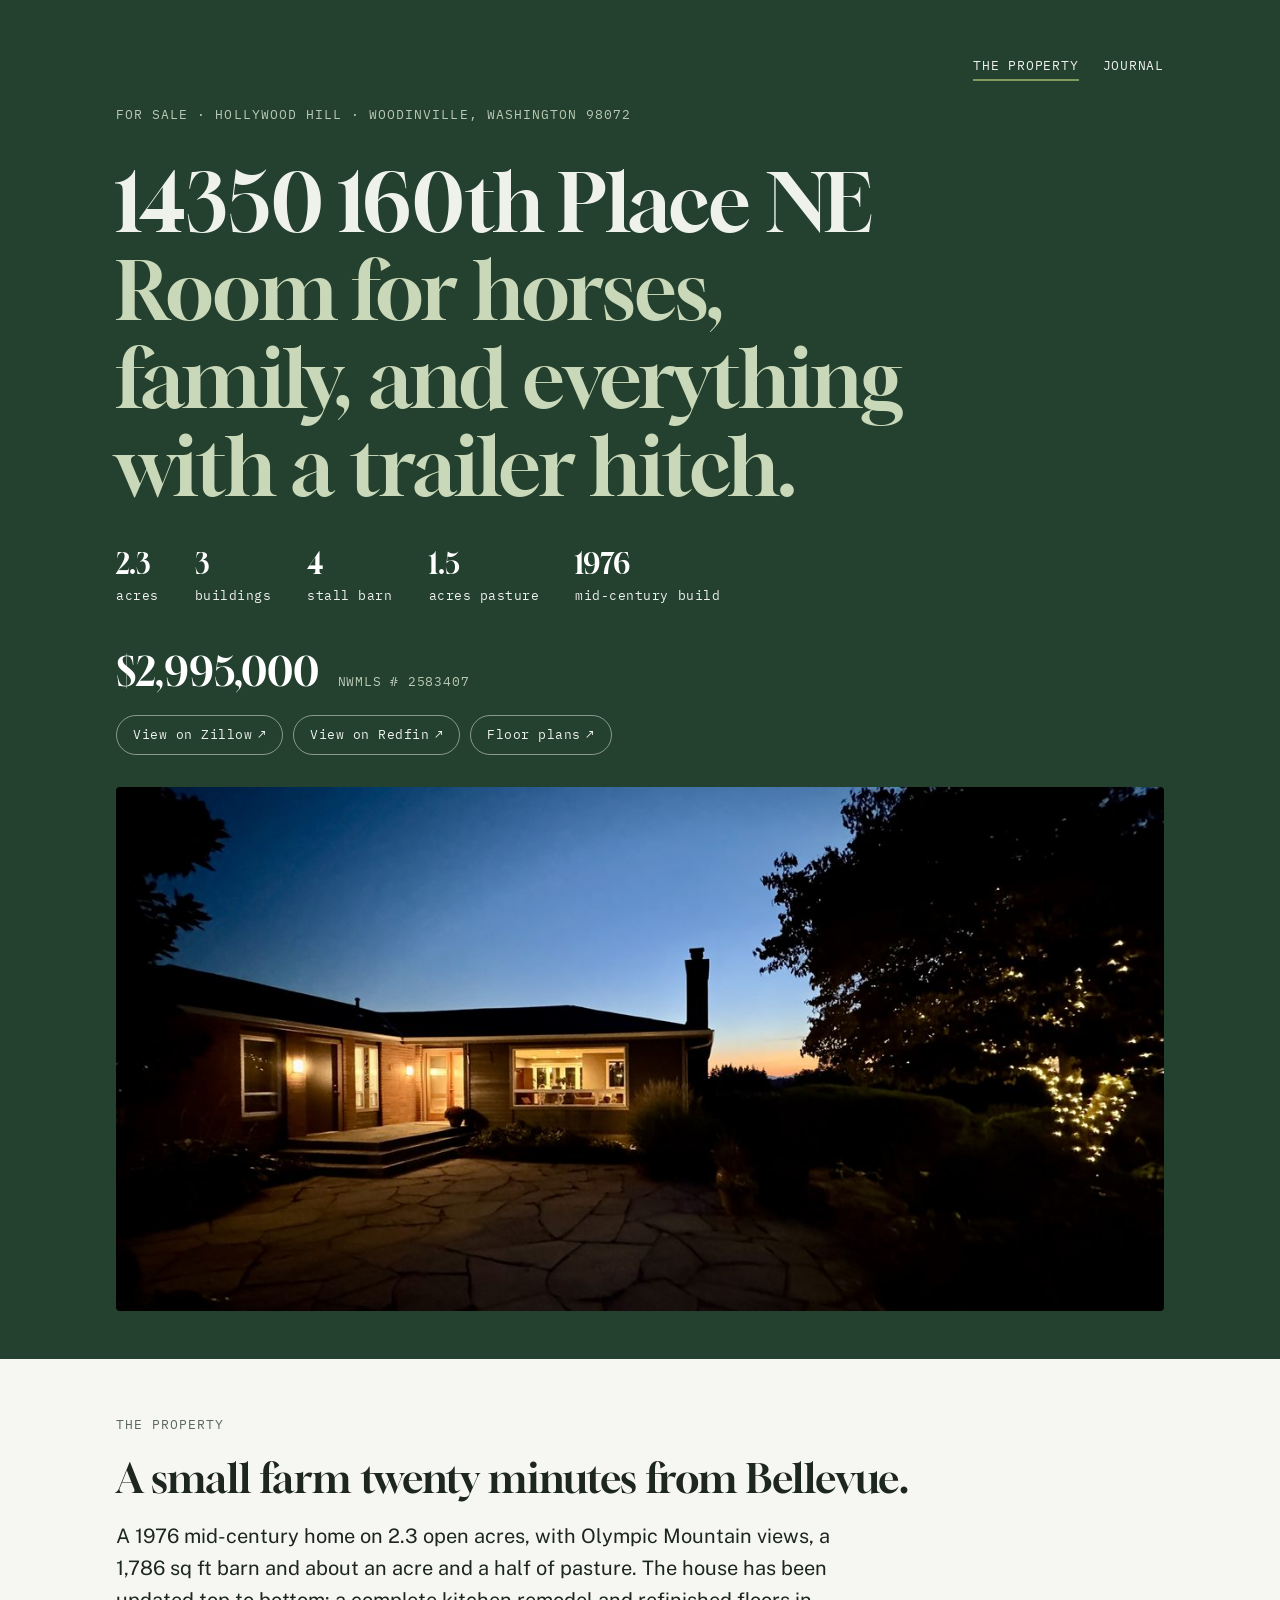
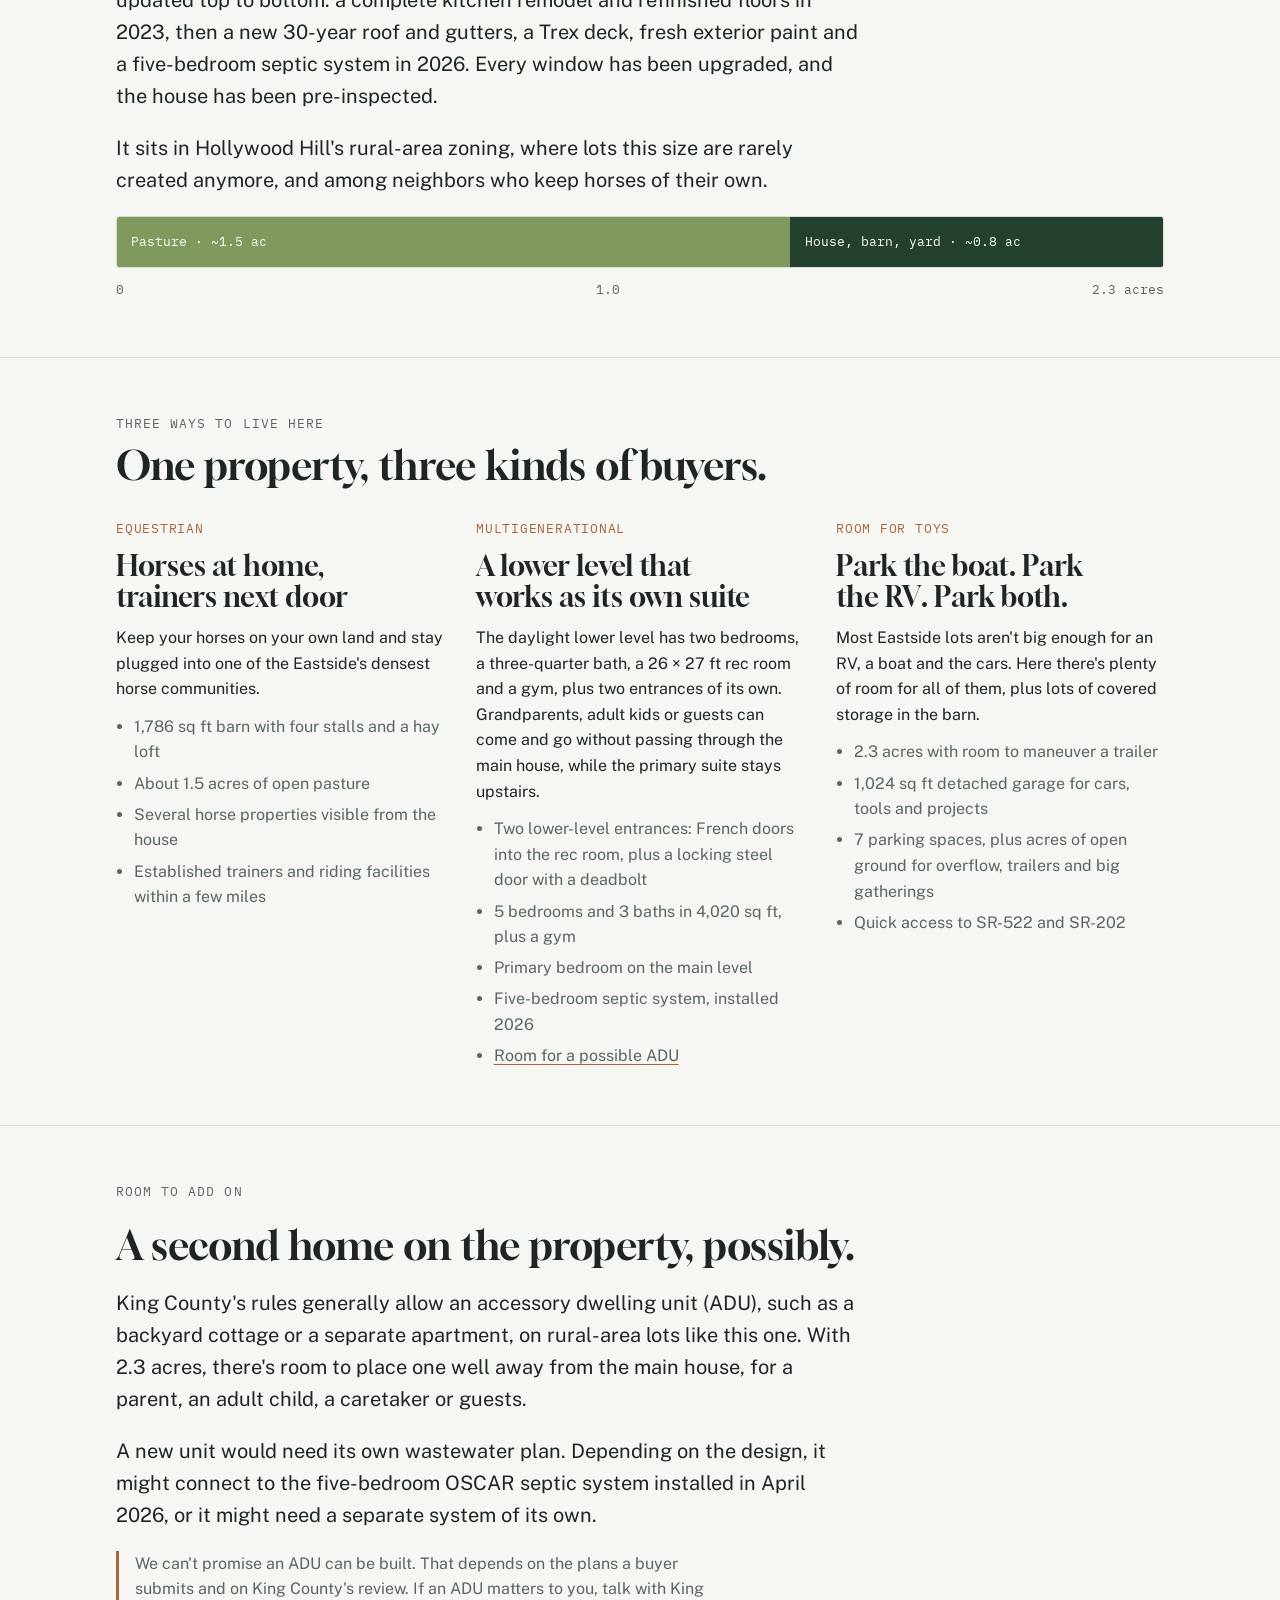
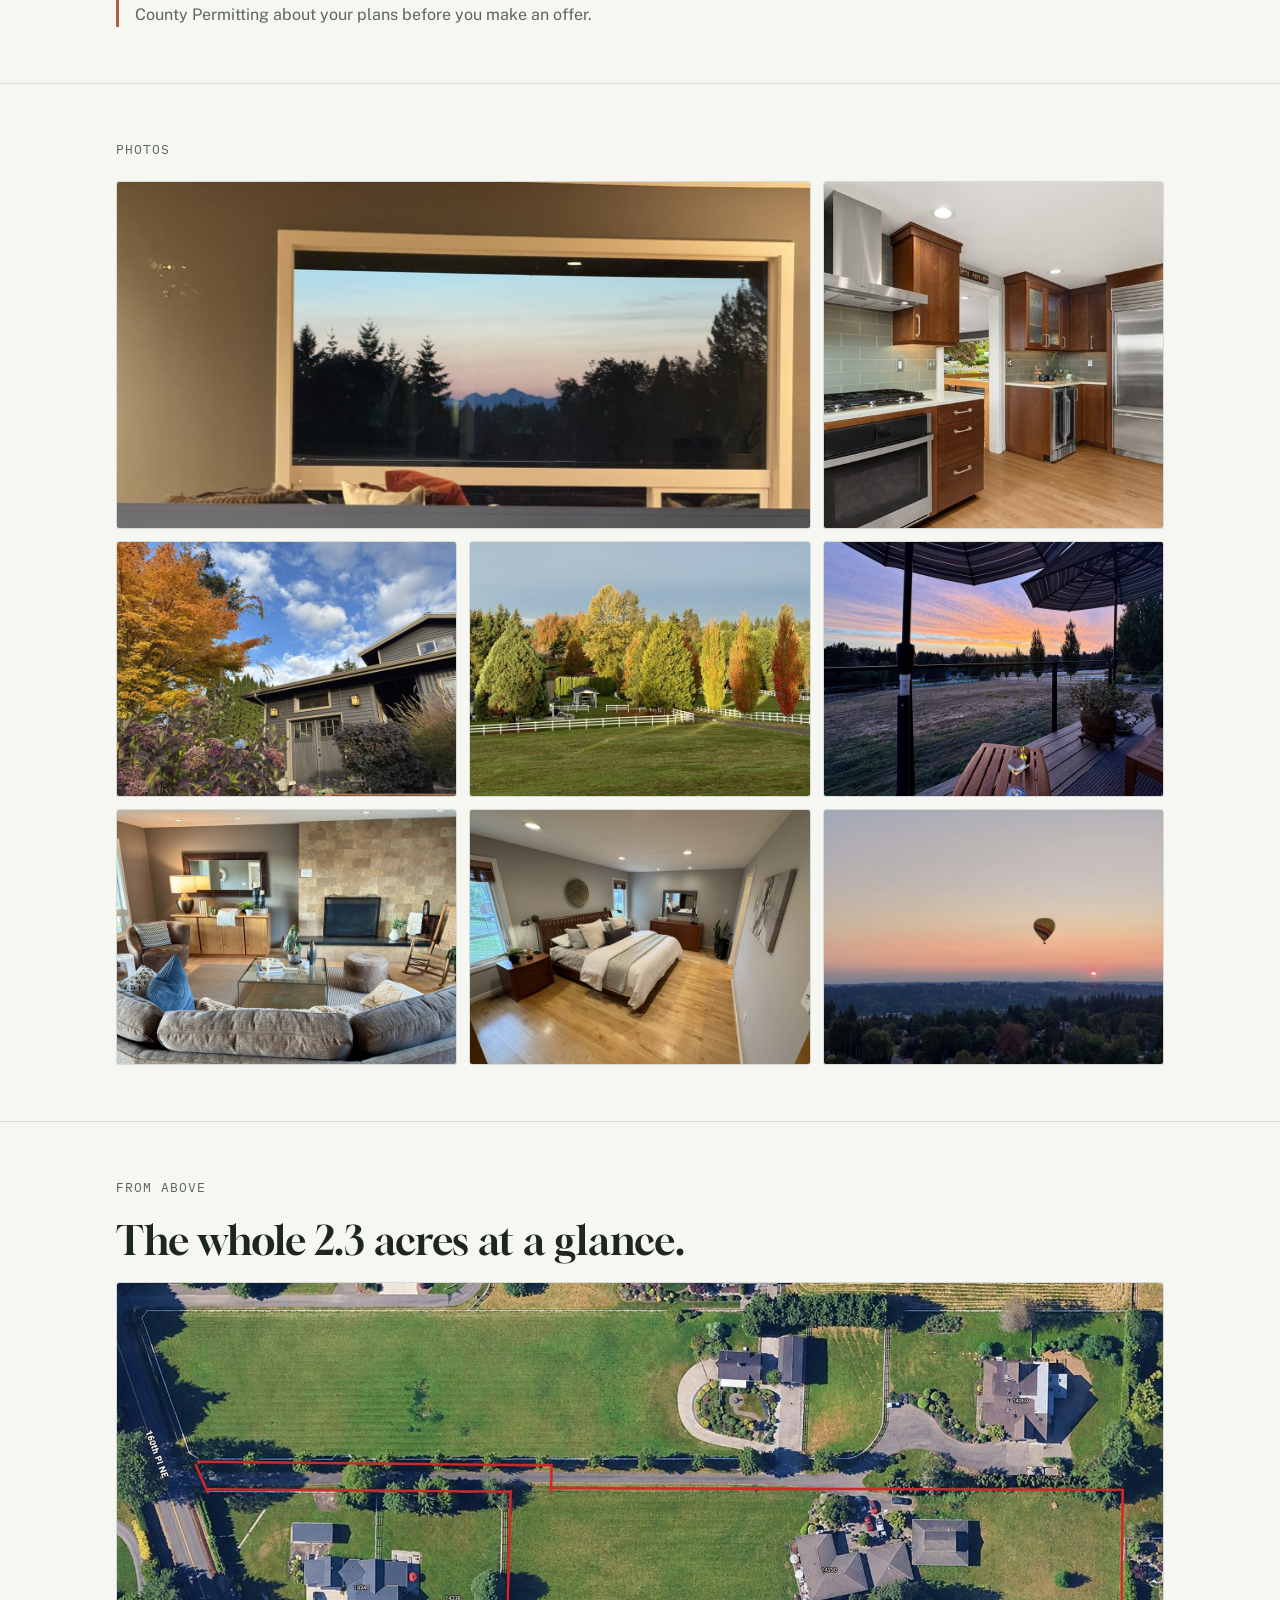
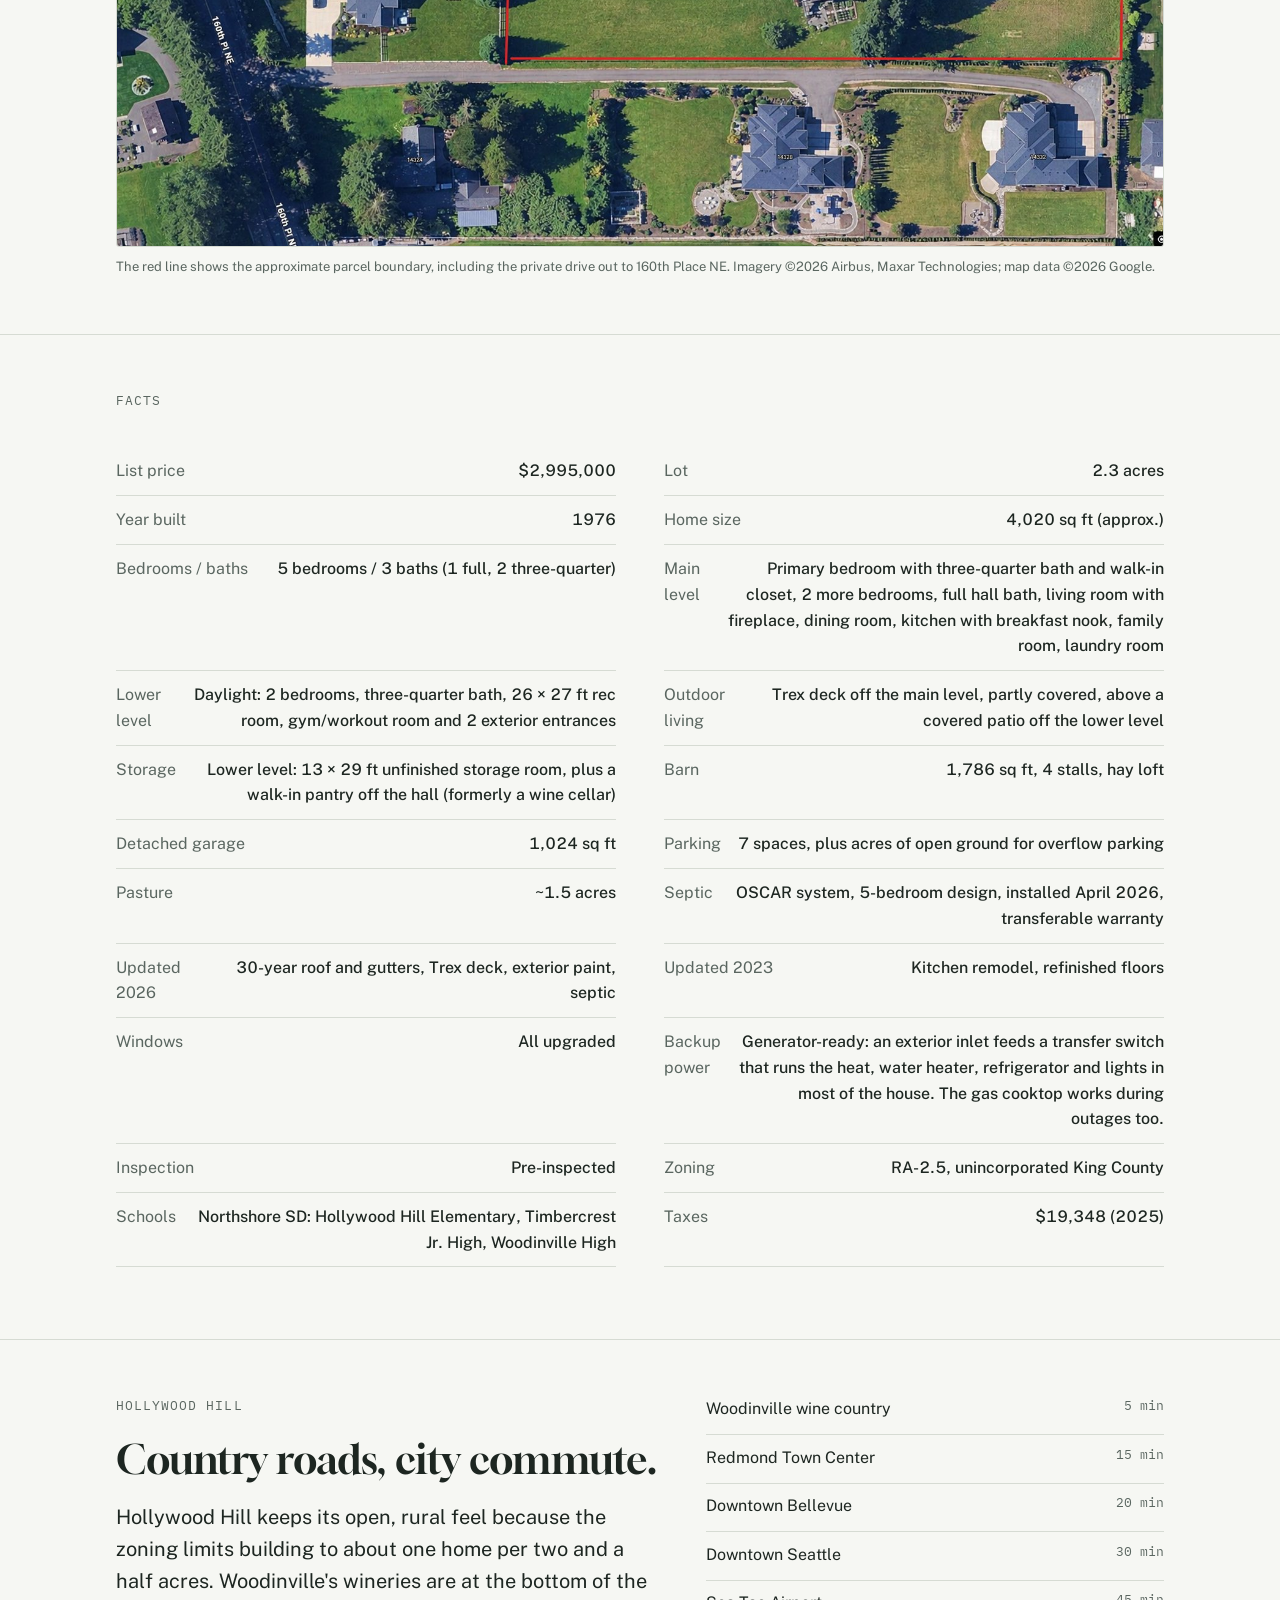
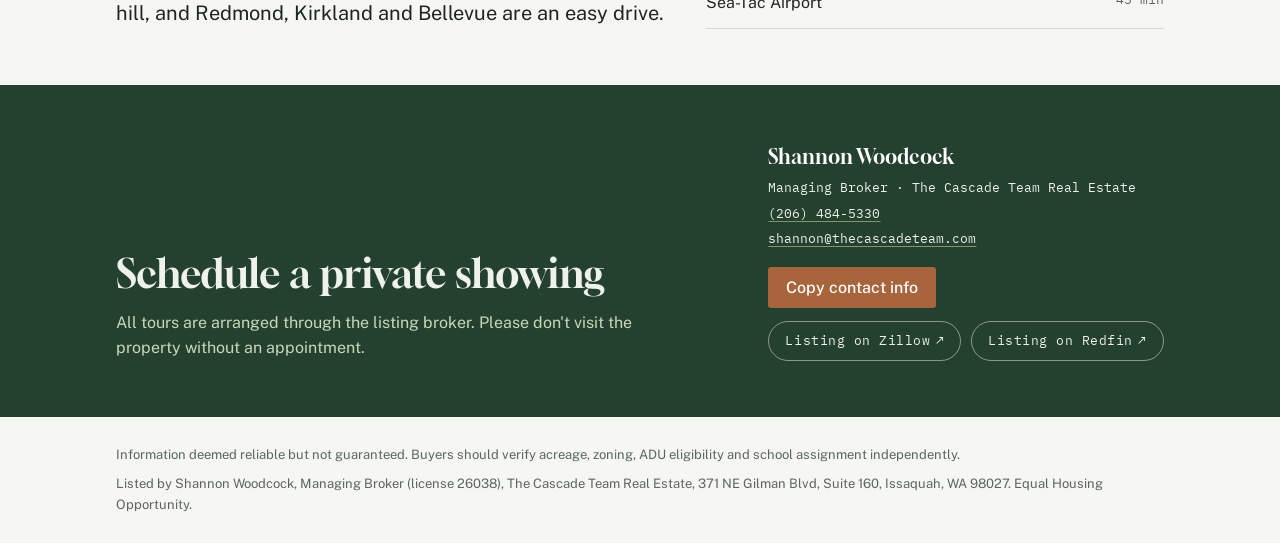
<file: index.html>
<!doctype html>
<html lang="en">
<head>
<meta charset="utf-8">
<meta name="viewport" content="width=device-width, initial-scale=1, viewport-fit=cover">
<title>14350 160th Place NE, Woodinville WA · 2.3-Acre Horse Property for Sale</title>
<meta name="description" content="For sale: 14350 160th Place NE, Woodinville, WA. A 2.3-acre horse property on Hollywood Hill with a 5-bedroom, 4,020 sq ft home, 4-stall barn, detached garage, pasture and Olympic views. $2,995,000.">
<link rel="canonical" href="https://hollywoodhillproperty.com/">
<link rel="icon" href="/favicon.ico" sizes="48x48">
<link rel="icon" href="/favicon.svg" type="image/svg+xml">
<link rel="apple-touch-icon" href="/apple-touch-icon.png">
<meta property="og:type" content="website">
<meta property="og:url" content="https://hollywoodhillproperty.com/">
<meta property="og:title" content="14350 160th Place NE · Woodinville, WA">
<meta property="og:description" content="A 2.3-acre horse property on Hollywood Hill: 5-bedroom home, 4-stall barn, pasture and Olympic views. $2,995,000.">
<meta property="og:image" content="https://hollywoodhillproperty.com/images/hero-dusk-1200.jpg">
<meta property="og:image:width" content="1200">
<meta property="og:image:height" content="600">
<meta name="twitter:card" content="summary_large_image">
<script type="application/ld+json">{"@context":"https://schema.org","@type":"SingleFamilyResidence","name":"14350 160th Place NE","url":"https://hollywoodhillproperty.com/","description":"For sale: 14350 160th Place NE, Woodinville, WA. A 2.3-acre horse property on Hollywood Hill with a 5-bedroom, 4,020 sq ft home, 4-stall barn, detached garage, pasture and Olympic views. $2,995,000.","image":"https://hollywoodhillproperty.com/images/hero-dusk-1200.jpg","address":{"@type":"PostalAddress","streetAddress":"14350 160th Place NE","addressLocality":"Woodinville","addressRegion":"WA","postalCode":"98072","addressCountry":"US"},"numberOfBedrooms":5,"numberOfBathroomsTotal":3,"yearBuilt":1976,"floorSize":{"@type":"QuantitativeValue","value":4020,"unitCode":"FTK"}}</script>
<meta name="claude:viewport-fit-sides" content="cover">
<link rel="preconnect" href="https://fonts.googleapis.com">
<link rel="preconnect" href="https://fonts.gstatic.com" crossorigin>
<link rel="stylesheet" href="https://fonts.googleapis.com/css2?family=Gloock&family=Public+Sans:ital,wght@0,400;0,500;0,600;1,400&family=IBM+Plex+Mono:wght@400;500&display=swap">
<style>
body{margin:0}img{max-width:100%}[hidden]{display:none!important}
/* Layout: full-bleed evergreen hero with the address as the headline, then a single reading column
   broken by an acreage bar, three buyer "paths", a facts ledger, and a contact band. */
:root{
  --bg:#f6f7f3;          /* morning fog */
  --surface:#ffffff;
  --ink:#1d2621;         /* fir-bark */
  --muted:#5a6660;
  --line:#d6dbd3;
  --evergreen:#24402f;   /* Douglas fir */
  --pasture:#7f9a5c;     /* summer pasture */
  --cedar:#a8643a;       /* weathered cedar, the one warm note */
  --on-dark:#eef2ea;
  --placeholder:#fff4d6;
  --placeholder-ink:#7a5a12;
  --f-display:"Gloock", "Georgia", "Times New Roman", serif;
  --f-body:"Public Sans", system-ui, -apple-system, "Segoe UI", sans-serif;
  --f-mono:"IBM Plex Mono", ui-monospace, "SFMono-Regular", Menlo, monospace;
  --s-1:.8125rem; --s0:1rem; --s1:1.25rem; --s2:1.75rem; --s3:2.5rem; --s4:clamp(2.6rem, 7vw, 5rem);
}
@media (prefers-color-scheme: dark){
  :root:not([data-theme="light"]){
    --bg:#121815; --surface:#1a221e; --ink:#e4e9e2; --muted:#9aa69f; --line:#2c3832;
    --evergreen:#1b3024; --pasture:#9cb877; --cedar:#d08a5c; --on-dark:#eef2ea;
    --placeholder:#3a3118; --placeholder-ink:#f0d48c; color-scheme:dark;
  }
}
:root[data-theme="dark"]{
  --bg:#121815; --surface:#1a221e; --ink:#e4e9e2; --muted:#9aa69f; --line:#2c3832;
  --evergreen:#1b3024; --pasture:#9cb877; --cedar:#d08a5c; --on-dark:#eef2ea;
  --placeholder:#3a3118; --placeholder-ink:#f0d48c; color-scheme:dark;
}
*{box-sizing:border-box}
body{background:var(--bg);color:var(--ink);font-family:var(--f-body);font-size:var(--s0);line-height:1.6}
.wrap{max-width:1080px;margin:0 auto;padding-left:max(16px, env(safe-area-inset-left, 0px));padding-right:max(16px, env(safe-area-inset-right, 0px))}
h1,h2,h3{font-family:var(--f-display);font-weight:400;line-height:1.1;text-wrap:balance;margin:0}
p{margin:0}
.eyebrow{font-family:var(--f-mono);font-size:var(--s-1);letter-spacing:.08em;text-transform:uppercase;color:var(--muted)}
.ph{background:var(--placeholder);color:var(--placeholder-ink);padding:0 .3em;border-radius:3px;font-family:var(--f-mono);font-size:.9em}
:focus-visible{outline:3px solid var(--cedar);outline-offset:3px}

/* Hero */
.hero{background:var(--evergreen);color:var(--on-dark)}
.hero .wrap{padding-block:3.5rem 3rem;display:grid;gap:2rem}
.hero .eyebrow{color:#b9c9b4}
.sitenav{display:flex;gap:1.5rem;justify-content:flex-end;margin-bottom:-.5rem}
.sitenav a{color:var(--on-dark);text-decoration:none;font-family:var(--f-mono);font-size:var(--s-1);letter-spacing:.06em;text-transform:uppercase;padding-bottom:2px}
.sitenav a[aria-current]{border-bottom:2px solid var(--pasture)}
.sitenav a:hover{color:#fff}
.hero h1{font-size:var(--s4);letter-spacing:-.01em}
.hero h1 span{display:block;color:#c9d8b8}
.hero-meta{display:flex;flex-wrap:wrap;gap:.75rem 2.25rem;font-family:var(--f-mono);font-size:var(--s-1);letter-spacing:.04em}
.hero-meta b{display:block;font-family:var(--f-display);font-weight:400;font-size:var(--s2);letter-spacing:0;color:#fff}
.price{font-family:var(--f-display);font-size:var(--s3);color:#fff}
.price small{font-family:var(--f-mono);font-size:var(--s-1);color:#b9c9b4;margin-left:.6rem;letter-spacing:.06em}
.hero-photo{display:block;width:100%;height:auto;aspect-ratio:2/1;object-fit:cover;border-radius:4px;background:#1b3024}

section{padding-block:3.5rem}
section + section{border-top:1px solid var(--line)}
.lede{font-size:var(--s1);max-width:62ch;color:var(--ink)}
.stack{display:grid;gap:1.25rem}
.note{max-width:62ch;color:var(--muted);border-left:3px solid var(--cedar);padding-left:1rem}
.path a{color:inherit;text-decoration-color:var(--cedar);text-underline-offset:3px}

/* Acreage bar: the signature detail */
.acres{display:grid;gap:.75rem}
.bar{display:flex;height:3.25rem;border-radius:3px;overflow:hidden;border:1px solid var(--line)}
.bar div{display:flex;align-items:center;padding-inline:.9rem;font-family:var(--f-mono);font-size:var(--s-1);color:#fff;min-width:0;white-space:nowrap}
.bar .p{background:var(--pasture);flex:1.5}
.bar .h{background:var(--evergreen);flex:.8}
.scale{display:flex;justify-content:space-between;font-family:var(--f-mono);font-size:var(--s-1);color:var(--muted);font-variant-numeric:tabular-nums}

/* Paths */
.paths{display:grid;grid-template-columns:repeat(3,minmax(0,1fr));gap:2rem}
.path{display:grid;gap:.75rem;align-content:start;min-width:0}
.path .tag{font-family:var(--f-mono);font-size:var(--s-1);color:var(--cedar);letter-spacing:.06em;text-transform:uppercase}
.path h3{font-size:var(--s2)}
.path ul{margin:0;padding-left:1.1rem;display:grid;gap:.35rem;color:var(--muted)}
@media (max-width:820px){.paths{grid-template-columns:1fr}}

/* Gallery */
.gallery{display:grid;grid-template-columns:repeat(3,minmax(0,1fr));gap:.75rem}
.shot{aspect-ratio:4/3;max-width:100%;background:var(--surface);border:1px dashed var(--line);border-radius:3px;display:grid;place-items:center;text-align:center;padding:.75rem;font-family:var(--f-mono);font-size:var(--s-1);color:var(--muted)}
.shot.wide{grid-column:span 2;aspect-ratio:2/1}
.shot.wide + .shot{aspect-ratio:auto}
.shot.has-img{position:relative;overflow:hidden;padding:0;border-style:solid}
.shot.has-img img{position:absolute;inset:0;width:100%;height:100%;object-fit:cover;object-position:50% 50%}
@media (max-width:620px){.gallery{grid-template-columns:1fr 1fr}.shot.wide{grid-column:span 2;aspect-ratio:16/9}}

/* Facts ledger */
.ledger{display:grid;grid-template-columns:repeat(2,minmax(0,1fr));gap:0 3rem}
.ledger div{display:flex;justify-content:space-between;gap:1rem;padding-block:.7rem;border-bottom:1px solid var(--line);min-width:0}
.ledger dt{color:var(--muted)}
.ledger dd{margin:0;text-align:right;font-variant-numeric:tabular-nums;font-weight:500}
@media (max-width:620px){.ledger{grid-template-columns:1fr}}

/* Area */
.area{display:grid;grid-template-columns:minmax(0,1.2fr) minmax(0,1fr);gap:2.5rem}
.area ul{margin:0;padding:0;list-style:none;display:grid;gap:.6rem}
.area li{display:flex;justify-content:space-between;gap:1rem;border-bottom:1px solid var(--line);padding-bottom:.5rem}
.area li span:last-child{font-family:var(--f-mono);font-size:var(--s-1);color:var(--muted);white-space:nowrap}
@media (max-width:820px){.area{grid-template-columns:1fr}}

/* Contact */
.contact{background:var(--evergreen);color:var(--on-dark)}
.contact .wrap{padding-block:3.5rem;display:grid;grid-template-columns:minmax(0,1fr) auto;gap:2rem;align-items:end}
.contact h2{font-size:var(--s3)}
.contact p{color:#c9d8b8;max-width:52ch}
.card{display:grid;gap:.3rem;font-family:var(--f-mono);font-size:var(--s-1)}
.card a{color:inherit;text-decoration-color:var(--pasture);text-underline-offset:3px}
.card strong{font-family:var(--f-display);font-weight:400;font-size:var(--s1);color:#fff}
.btn{margin-top:.75rem;justify-self:start;background:var(--cedar);color:#fff;border:0;border-radius:3px;padding:.7rem 1.1rem;font:500 var(--s0) var(--f-body);cursor:pointer}
.btn:hover{filter:brightness(1.08)}
.listing-links{display:flex;flex-wrap:wrap;gap:.6rem}
.hero .listing-links{margin-top:-1.25rem}
.card .listing-links{margin-top:.5rem}
.pill{display:inline-flex;align-items:center;gap:.35rem;min-height:40px;padding:.45rem 1rem;border:1px solid rgba(238,242,234,.5);border-radius:999px;color:var(--on-dark);text-decoration:none;font-family:var(--f-mono);font-size:var(--s-1);letter-spacing:.04em}
.pill:hover{background:rgba(238,242,234,.12);border-color:var(--on-dark)}
@media (max-width:720px){.contact .wrap{grid-template-columns:1fr}}
footer{font-size:var(--s-1);color:var(--muted)}
footer .wrap{padding-block:1.75rem;display:grid;gap:.5rem}
@media (prefers-reduced-motion:no-preference){.hero h1{animation:rise .7s ease-out both}}
@keyframes rise{from{transform:translateY(8px);opacity:.6}to{transform:none;opacity:1}}

.aerial{margin:0;display:grid;gap:.6rem}
.aerial img{display:block;width:100%;height:auto;border-radius:3px;border:1px solid var(--line)}
.aerial figcaption{font-size:var(--s-1);color:var(--muted)}
.zoomable{cursor:zoom-in}
/* Lightbox */
.gallery img{cursor:zoom-in}
.gallery img:focus-visible{outline:3px solid var(--cedar);outline-offset:-3px}
html:has(#lightbox[open]){overflow:hidden}
#lightbox{border:0;padding:0;margin:0;width:100vw;height:100dvh;max-width:none;max-height:none;background:rgba(10,14,12,.95);color:#eef2ea}
#lightbox::backdrop{background:rgba(10,14,12,.95)}
#lightbox[open]{display:grid;grid-template-columns:auto minmax(0,1fr) auto;align-items:center}
#lightbox figure{margin:0;height:100dvh;min-width:0;display:grid;align-content:center;justify-items:center;gap:.75rem;padding:3.5rem 0 1.25rem}
#lightbox figure img{max-width:100%;max-height:calc(100dvh - 7.5rem);object-fit:contain;border-radius:3px;cursor:zoom-in}
#lightbox figcaption{font-size:var(--s-1);color:#c9d8b8;max-width:60ch;text-align:center;padding-inline:1rem}
#lightbox button{background:none;border:0;color:#eef2ea;font:400 2.25rem/1 var(--f-body);cursor:pointer;min-width:48px;min-height:48px;padding:.5rem}
#lightbox button:hover{color:#fff}
#lightbox .lb-close{position:absolute;top:.25rem;right:.25rem;z-index:1}
#lightbox .lb-count{position:absolute;top:1.1rem;left:1rem;font-family:var(--f-mono);font-size:var(--s-1);color:#b9c9b4}
#lightbox.zoomed figure{display:block;overflow:auto;padding:0}
#lightbox.zoomed figure img{max-width:none;max-height:none;margin:0 auto;display:block;border-radius:0;cursor:zoom-out}
#lightbox.zoomed figcaption,#lightbox.zoomed .lb-prev,#lightbox.zoomed .lb-next{display:none}
#lightbox.zoomed[open]{grid-template-columns:minmax(0,1fr)}
@media (max-width:620px){#lightbox button{font-size:1.75rem;min-width:40px;padding:.25rem}}
</style>
</head>
<body>

<header class="hero">
  <div class="wrap">
    <nav class="sitenav" aria-label="Site">
      <a href="index.html" aria-current="page">The property</a>
      <a href="journal.html">Journal</a>
    </nav>
    <p class="eyebrow">For sale · Hollywood Hill · Woodinville, Washington 98072</p>
    <h1>14350 160th Place NE <span>Room for horses, family, and everything with a trailer hitch.</span></h1>
    <div class="hero-meta">
      <div><b>2.3</b>acres</div>
      <div><b>3</b>buildings</div>
      <div><b>4</b>stall barn</div>
      <div><b>1.5</b>acres pasture</div>
      <div><b>1976</b>mid-century build</div>
    </div>
    <p class="price">$2,995,000 <small>NWMLS # 2583407</small></p>
    <p class="listing-links"><a class="pill" href="https://www.zillow.com/homedetails/14350-160th-Pl-NE-Woodinville-WA-98072/48871679_zpid/" target="_blank" rel="noopener">View on Zillow <span aria-hidden="true">&#8599;</span></a> <a class="pill" href="https://www.redfin.com/WA/Woodinville/14350-160th-Pl-NE-98072/home/448158" target="_blank" rel="noopener">View on Redfin <span aria-hidden="true">&#8599;</span></a> <a class="pill" href="https://www.zillow.com/homedetails/14350-160th-Pl-NE-Woodinville-WA-98072/48871679_zpid/?zmvlb=f%2C6d70a2abb9" target="_blank" rel="noopener">Floor plans <span aria-hidden="true">&#8599;</span></a></p>
    <img class="hero-photo" src="images/hero-dusk-2400.jpg" srcset="images/hero-dusk-1200.jpg 1200w, images/hero-dusk-2400.jpg 2400w" sizes="(max-width:1080px) 100vw, 1048px" width="2400" height="1200" alt="The house at dusk: warm light in the big front window, a flagstone courtyard, and string lights in the trees against a blue and orange sky.">
  </div>
</header>

<main>
  <section>
    <div class="wrap stack">
      <p class="eyebrow">The property</p>
      <h2 style="font-size:var(--s3)">A small farm twenty minutes from Bellevue.</h2>
      <p class="lede">A 1976 mid-century home on 2.3 open acres, with Olympic Mountain views, a 1,786 sq ft barn and about an acre and a half of pasture. The house has been updated top to bottom: a complete kitchen remodel and refinished floors in 2023, then a new 30-year roof and gutters, a Trex deck, fresh exterior paint and a five-bedroom septic system in 2026. Every window has been upgraded, and the house has been pre-inspected.</p>
      <p class="lede">It sits in Hollywood Hill's rural-area zoning, where lots this size are rarely created anymore, and among neighbors who keep horses of their own.</p>

      <div class="acres" aria-label="How the 2.3 acres break down">
        <div class="bar">
          <div class="p">Pasture · ~1.5 ac</div>
          <div class="h">House, barn, yard · ~0.8 ac</div>
        </div>
        <div class="scale"><span>0</span><span>1.0</span><span>2.3 acres</span></div>
      </div>
    </div>
  </section>

  <section>
    <div class="wrap stack" style="gap:2rem">
      <div class="stack" style="gap:.5rem">
        <p class="eyebrow">Three ways to live here</p>
        <h2 style="font-size:var(--s3)">One property, three kinds of buyers.</h2>
      </div>
      <div class="paths">
        <article class="path">
          <span class="tag">Equestrian</span>
          <h3>Horses at home, trainers next door</h3>
          <p>Keep your horses on your own land and stay plugged into one of the Eastside's densest horse communities.</p>
          <ul>
            <li>1,786 sq ft barn with four stalls and a hay loft</li>
            <li>About 1.5 acres of open pasture</li>
            <li>Several horse properties visible from the house</li>
            <li>Established trainers and riding facilities within a few miles</li>
          </ul>
        </article>
        <article class="path">
          <span class="tag">Multigenerational</span>
          <h3>A lower level that works as its own suite</h3>
          <p>The daylight lower level has two bedrooms, a three-quarter bath, a 26 × 27 ft rec room and a gym, plus two entrances of its own. Grandparents, adult kids or guests can come and go without passing through the main house, while the primary suite stays upstairs.</p>
          <ul>
            <li>Two lower-level entrances: French doors into the rec room, plus a locking steel door with a deadbolt</li>
            <li>5 bedrooms and 3 baths in 4,020 sq ft, plus a gym</li>
            <li>Primary bedroom on the main level</li>
            <li>Five-bedroom septic system, installed 2026</li>
            <li><a href="#adu">Room for a possible ADU</a></li>
          </ul>
        </article>
        <article class="path">
          <span class="tag">Room for toys</span>
          <h3>Park the boat. Park the RV. Park both.</h3>
          <p>Most Eastside lots aren't big enough for an RV, a boat and the cars. Here there's plenty of room for all of them, plus lots of covered storage in the barn.</p>
          <ul>
            <li>2.3 acres with room to maneuver a trailer</li>
            <li>1,024 sq ft detached garage for cars, tools and projects</li>
            <li>7 parking spaces, plus acres of open ground for overflow, trailers and big gatherings</li>
            <li>Quick access to SR-522 and SR-202</li>
          </ul>
        </article>
      </div>
    </div>
  </section>

  <section id="adu">
    <div class="wrap stack">
      <p class="eyebrow">Room to add on</p>
      <h2 style="font-size:var(--s3)">A second home on the property, possibly.</h2>
      <p class="lede">King County's rules generally allow an accessory dwelling unit (ADU), such as a backyard cottage or a separate apartment, on rural-area lots like this one. With 2.3 acres, there's room to place one well away from the main house, for a parent, an adult child, a caretaker or guests.</p>
      <p class="lede">A new unit would need its own wastewater plan. Depending on the design, it might connect to the five-bedroom OSCAR septic system installed in April 2026, or it might need a separate system of its own.</p>
      <p class="note">We can't promise an ADU can be built. That depends on the plans a buyer submits and on King County's review. If an ADU matters to you, talk with King County Permitting about your plans before you make an offer.</p>
    </div>
  </section>

  <section>
    <div class="wrap stack">
      <p class="eyebrow">Photos</p>
      <div class="gallery">
        <div class="shot wide has-img"><img src="images/living-view-2400.jpg" srcset="images/living-view-1400.jpg 1400w, images/living-view-2400.jpg 2400w" sizes="(max-width:620px) 100vw, 700px" width="2400" height="1200" loading="lazy" alt="The living room's big picture window at dusk, framing evergreens and the Olympic Mountains against a pink and blue sky."></div>
        <div class="shot has-img"><img style="object-position:70% 50%" data-full="images/kitchen-2400.jpg" src="images/kitchen-1600.jpg" srcset="images/kitchen-800.jpg 800w, images/kitchen-1600.jpg 1600w" sizes="(max-width:620px) 50vw, 340px" width="1600" height="1009" loading="lazy" alt="The remodeled kitchen: cherry cabinets, a stainless hood over a gas cooktop, sage glass-tile backsplash, a wine fridge and a built-in stainless refrigerator."></div>
        <div class="shot has-img"><img data-full="images/barn-exterior-2400.jpg" src="images/barn-exterior-1600.jpg" srcset="images/barn-exterior-800.jpg 800w, images/barn-exterior-1600.jpg 1600w" sizes="(max-width:620px) 50vw, 340px" width="1600" height="1200" loading="lazy" alt="The barn in fall: dark gray siding, arched carriage doors and craftsman lanterns, framed by a blazing orange Japanese maple and hydrangeas under a blue sky."></div>
        <div class="shot has-img"><img data-full="images/pasture-fall-2400.jpg" src="images/pasture-fall-1600.jpg" srcset="images/pasture-fall-800.jpg 800w, images/pasture-fall-1600.jpg 1600w" sizes="(max-width:620px) 50vw, 340px" width="1600" height="1200" loading="lazy" alt="The pasture in fall: open green grass with evergreens and a row of maples turning gold, orange and red."></div>
        <div class="shot has-img"><img data-full="images/deck-sunset-2400.jpg" src="images/deck-sunset-1600.jpg" srcset="images/deck-sunset-800.jpg 800w, images/deck-sunset-1600.jpg 1600w" sizes="(max-width:620px) 50vw, 340px" width="1600" height="1200" loading="lazy" alt="Sunset from the deck: an orange and violet sky over the pasture, seen past striped umbrellas, cable railing and a glass of wine on a teak table."></div>
        <div class="shot has-img"><img data-full="images/living-room-2400.jpg" src="images/living-room-1600.jpg" srcset="images/living-room-800.jpg 800w, images/living-room-1600.jpg 1600w" sizes="(max-width:620px) 50vw, 340px" width="1600" height="1200" loading="lazy" alt="The living room: a travertine fireplace wall, a long wood console under a leather-framed mirror, a rocking chair and a big sofa around a glass coffee table, with a window to the yard."></div>
        <div class="shot has-img"><img data-full="images/primary-bedroom-2400.jpg" src="images/primary-bedroom-1600.jpg" srcset="images/primary-bedroom-800.jpg 800w, images/primary-bedroom-1600.jpg 1600w" sizes="(max-width:620px) 50vw, 340px" width="1600" height="1200" loading="lazy" alt="The primary bedroom on the main level: a king sleigh bed, maple floors, recessed lighting and windows looking out to the yard."></div>
        <div class="shot has-img"><img data-full="images/balloon-sunset-2400.jpg" src="images/balloon-sunset-1600.jpg" srcset="images/balloon-sunset-800.jpg 800w, images/balloon-sunset-1600.jpg 1600w" sizes="(max-width:620px) 50vw, 340px" width="1600" height="1200" loading="lazy" alt="Drone view at sunset: a rainbow-striped hot air balloon drifting over miles of evergreen hills, with the sun setting on the hazy horizon."></div>
      </div>
    </div>
  </section>

  <section id="aerial">
    <div class="wrap stack">
      <p class="eyebrow">From above</p>
      <h2 style="font-size:var(--s3)">The whole 2.3 acres at a glance.</h2>
      <figure class="aerial">
        <img class="zoomable" src="images/aerial-parcel-1710.jpg" srcset="images/aerial-parcel-900.jpg 900w, images/aerial-parcel-1710.jpg 1710w" sizes="(max-width:1080px) 100vw, 1048px" width="1710" height="920" loading="lazy" alt="Satellite view of the property outlined in red: the house, barn and detached garage at one end, open pasture filling the rest, and a private drive running out to 160th Place NE.">
        <figcaption>The red line shows the approximate parcel boundary, including the private drive out to 160th Place NE. Imagery ©2026 Airbus, Maxar Technologies; map data ©2026 Google.</figcaption>
      </figure>
    </div>
  </section>

  <section>
    <div class="wrap stack">
      <p class="eyebrow">Facts</p>
      <dl class="ledger">
        <div><dt>List price</dt><dd>$2,995,000</dd></div>
        <div><dt>Lot</dt><dd>2.3 acres</dd></div>
        <div><dt>Year built</dt><dd>1976</dd></div>
        <div><dt>Home size</dt><dd>4,020 sq ft (approx.)</dd></div>
        <div><dt>Bedrooms / baths</dt><dd>5 bedrooms / 3 baths (1 full, 2 three-quarter)</dd></div>
        <div><dt>Main level</dt><dd>Primary bedroom with three-quarter bath and walk-in closet, 2 more bedrooms, full hall bath, living room with fireplace, dining room, kitchen with breakfast nook, family room, laundry room</dd></div>
        <div><dt>Lower level</dt><dd>Daylight: 2 bedrooms, three-quarter bath, 26 × 27 ft rec room, gym/workout room and 2 exterior entrances</dd></div>
        <div><dt>Outdoor living</dt><dd>Trex deck off the main level, partly covered, above a covered patio off the lower level</dd></div>
        <div><dt>Storage</dt><dd>Lower level: 13 × 29 ft unfinished storage room, plus a walk-in pantry off the hall (formerly a wine cellar)</dd></div>
        <div><dt>Barn</dt><dd>1,786 sq ft, 4 stalls, hay loft</dd></div>
        <div><dt>Detached garage</dt><dd>1,024 sq ft</dd></div>
        <div><dt>Parking</dt><dd>7 spaces, plus acres of open ground for overflow parking</dd></div>
        <div><dt>Pasture</dt><dd>~1.5 acres</dd></div>
        <div><dt>Septic</dt><dd>OSCAR system, 5-bedroom design, installed April 2026, transferable warranty</dd></div>
        <div><dt>Updated 2026</dt><dd>30-year roof and gutters, Trex deck, exterior paint, septic</dd></div>
        <div><dt>Updated 2023</dt><dd>Kitchen remodel, refinished floors</dd></div>
        <div><dt>Windows</dt><dd>All upgraded</dd></div>
        <div><dt>Backup power</dt><dd>Generator-ready: an exterior inlet feeds a transfer switch that runs the heat, water heater, refrigerator and lights in most of the house. The gas cooktop works during outages too.</dd></div>
        <div><dt>Inspection</dt><dd>Pre-inspected</dd></div>
        <div><dt>Zoning</dt><dd>RA-2.5, unincorporated King County</dd></div>
        <div><dt>Schools</dt><dd>Northshore SD: Hollywood Hill Elementary, Timbercrest Jr. High, Woodinville High</dd></div>
        <div><dt>Taxes</dt><dd>$19,348 (2025)</dd></div>
      </dl>
    </div>
  </section>

  <section>
    <div class="wrap area">
      <div class="stack">
        <p class="eyebrow">Hollywood Hill</p>
        <h2 style="font-size:var(--s3)">Country roads, city commute.</h2>
        <p class="lede">Hollywood Hill keeps its open, rural feel because the zoning limits building to about one home per two and a half acres. Woodinville's wineries are at the bottom of the hill, and Redmond, Kirkland and Bellevue are an easy drive.</p>
      </div>
      <ul aria-label="Approximate drive times">
        <li><span>Woodinville wine country</span><span>5 min</span></li>
        <li><span>Redmond Town Center</span><span>15 min</span></li>
        <li><span>Downtown Bellevue</span><span>20 min</span></li>
        <li><span>Downtown Seattle</span><span>30 min</span></li>
        <li><span>Sea-Tac Airport</span><span>45 min</span></li>
      </ul>
    </div>
  </section>
</main>

<dialog id="lightbox" aria-label="Photo viewer">
  <span class="lb-count" aria-live="polite"></span>
  <button class="lb-close" type="button" aria-label="Close photo viewer">&times;</button>
  <button class="lb-prev" type="button" aria-label="Previous photo">&lsaquo;</button>
  <figure><img alt=""><figcaption></figcaption></figure>
  <button class="lb-next" type="button" aria-label="Next photo">&rsaquo;</button>
</dialog>

<aside class="contact" id="contact">
  <div class="wrap">
    <div class="stack" style="gap:.9rem">
      <h2>Schedule a private showing</h2>
      <p>All tours are arranged through the listing broker. Please don't visit the property without an appointment.</p>
    </div>
    <div class="card">
      <strong>Shannon Woodcock</strong>
      <span>Managing Broker · The Cascade Team Real Estate</span>
      <a id="phone" href="tel:+12064845330">(206) 484-5330</a>
      <a id="email" href="mailto:shannon@thecascadeteam.com">shannon@thecascadeteam.com</a>
      <button class="btn" id="copy" type="button">Copy contact info</button>
      <span class="listing-links"><a class="pill" href="https://www.zillow.com/homedetails/14350-160th-Pl-NE-Woodinville-WA-98072/48871679_zpid/" target="_blank" rel="noopener">Listing on Zillow <span aria-hidden="true">&#8599;</span></a> <a class="pill" href="https://www.redfin.com/WA/Woodinville/14350-160th-Pl-NE-98072/home/448158" target="_blank" rel="noopener">Listing on Redfin <span aria-hidden="true">&#8599;</span></a></span>
    </div>
  </div>
</aside>

<footer>
  <div class="wrap">
    <p>Information deemed reliable but not guaranteed. Buyers should verify acreage, zoning, ADU eligibility and school assignment independently.</p>
    <p>Listed by Shannon Woodcock, Managing Broker (license 26038), The Cascade Team Real Estate, 371 NE Gilman Blvd, Suite 160, Issaquah, WA 98027. Equal Housing Opportunity.</p>
  </div>
</footer>

<script>
document.getElementById('copy').addEventListener('click', function(){
  var b=this, t='Shannon Woodcock, The Cascade Team Real Estate\n'+document.getElementById('phone').innerText+'\n'+document.getElementById('email').innerText;
  try{
    navigator.clipboard.writeText(t).then(function(){b.textContent='Copied';},function(){b.textContent='Select and copy the details above';});
  }catch(e){b.textContent='Select and copy the details above';}
});

(function(){
  var d=document.getElementById('lightbox');
  if(!d||typeof d.showModal!=='function') return;
  var thumbs=[].slice.call(document.querySelectorAll('.gallery img, img.zoomable')), i=0;
  var big=d.querySelector('figure img'), cap=d.querySelector('figcaption'), count=d.querySelector('.lb-count');
  function full(im){
    if(im.dataset.full) return im.dataset.full;
    var best=im.src, bw=0;
    (im.getAttribute('srcset')||'').split(',').forEach(function(c){
      var p=c.trim().split(/\s+/), w=parseInt(p[1],10)||0;
      if(w>bw){bw=w;best=p[0];}
    });
    return best;
  }
  function show(n){
    i=(n+thumbs.length)%thumbs.length;
    d.classList.remove('zoomed');
    big.src=full(thumbs[i]); big.alt=thumbs[i].alt;
    cap.textContent=thumbs[i].alt;
    count.textContent=(i+1)+' / '+thumbs.length;
  }
  function open(n){ show(n); d.showModal(); }
  thumbs.forEach(function(im,n){
    im.tabIndex=0; im.setAttribute('role','button');
    im.setAttribute('aria-label','Enlarge photo: '+im.alt);
    im.addEventListener('click',function(){open(n);});
    im.addEventListener('keydown',function(e){ if(e.key==='Enter'||e.key===' '){e.preventDefault();open(n);} });
  });
  d.querySelector('.lb-close').addEventListener('click',function(){d.close();});
  d.querySelector('.lb-prev').addEventListener('click',function(){show(i-1);});
  d.querySelector('.lb-next').addEventListener('click',function(){show(i+1);});
  big.addEventListener('click',function(e){
    e.stopPropagation();
    var zoomed=d.classList.toggle('zoomed');
    if(zoomed){
      var f=d.querySelector('figure');
      f.scrollLeft=(f.scrollWidth-f.clientWidth)/2; f.scrollTop=(f.scrollHeight-f.clientHeight)/2;
    }
  });
  d.addEventListener('click',function(e){ if(e.target===d||e.target.tagName==='FIGURE') d.close(); });
  d.addEventListener('keydown',function(e){
    if(e.key==='ArrowLeft') show(i-1);
    if(e.key==='ArrowRight') show(i+1);
  });
  d.addEventListener('close',function(){ d.classList.remove('zoomed'); thumbs[i].focus(); });
  var x0=null;
  d.addEventListener('touchstart',function(e){ x0=e.touches.length===1?e.touches[0].clientX:null; },{passive:true});
  d.addEventListener('touchend',function(e){
    if(x0===null||d.classList.contains('zoomed')) return;
    if(window.visualViewport&&visualViewport.scale>1.05){x0=null;return;}
    var dx=e.changedTouches[0].clientX-x0; x0=null;
    if(Math.abs(dx)>50) show(i+(dx<0?1:-1));
  });
})();
</script>
<!-- Cloudflare Web Analytics --><script defer src="https://static.cloudflareinsights.com/beacon.min.js" data-cf-beacon='{"token": "ab812c5cbfcd4a19af40181433c01190"}'></script><!-- End Cloudflare Web Analytics -->
</body>
</html>
</file>
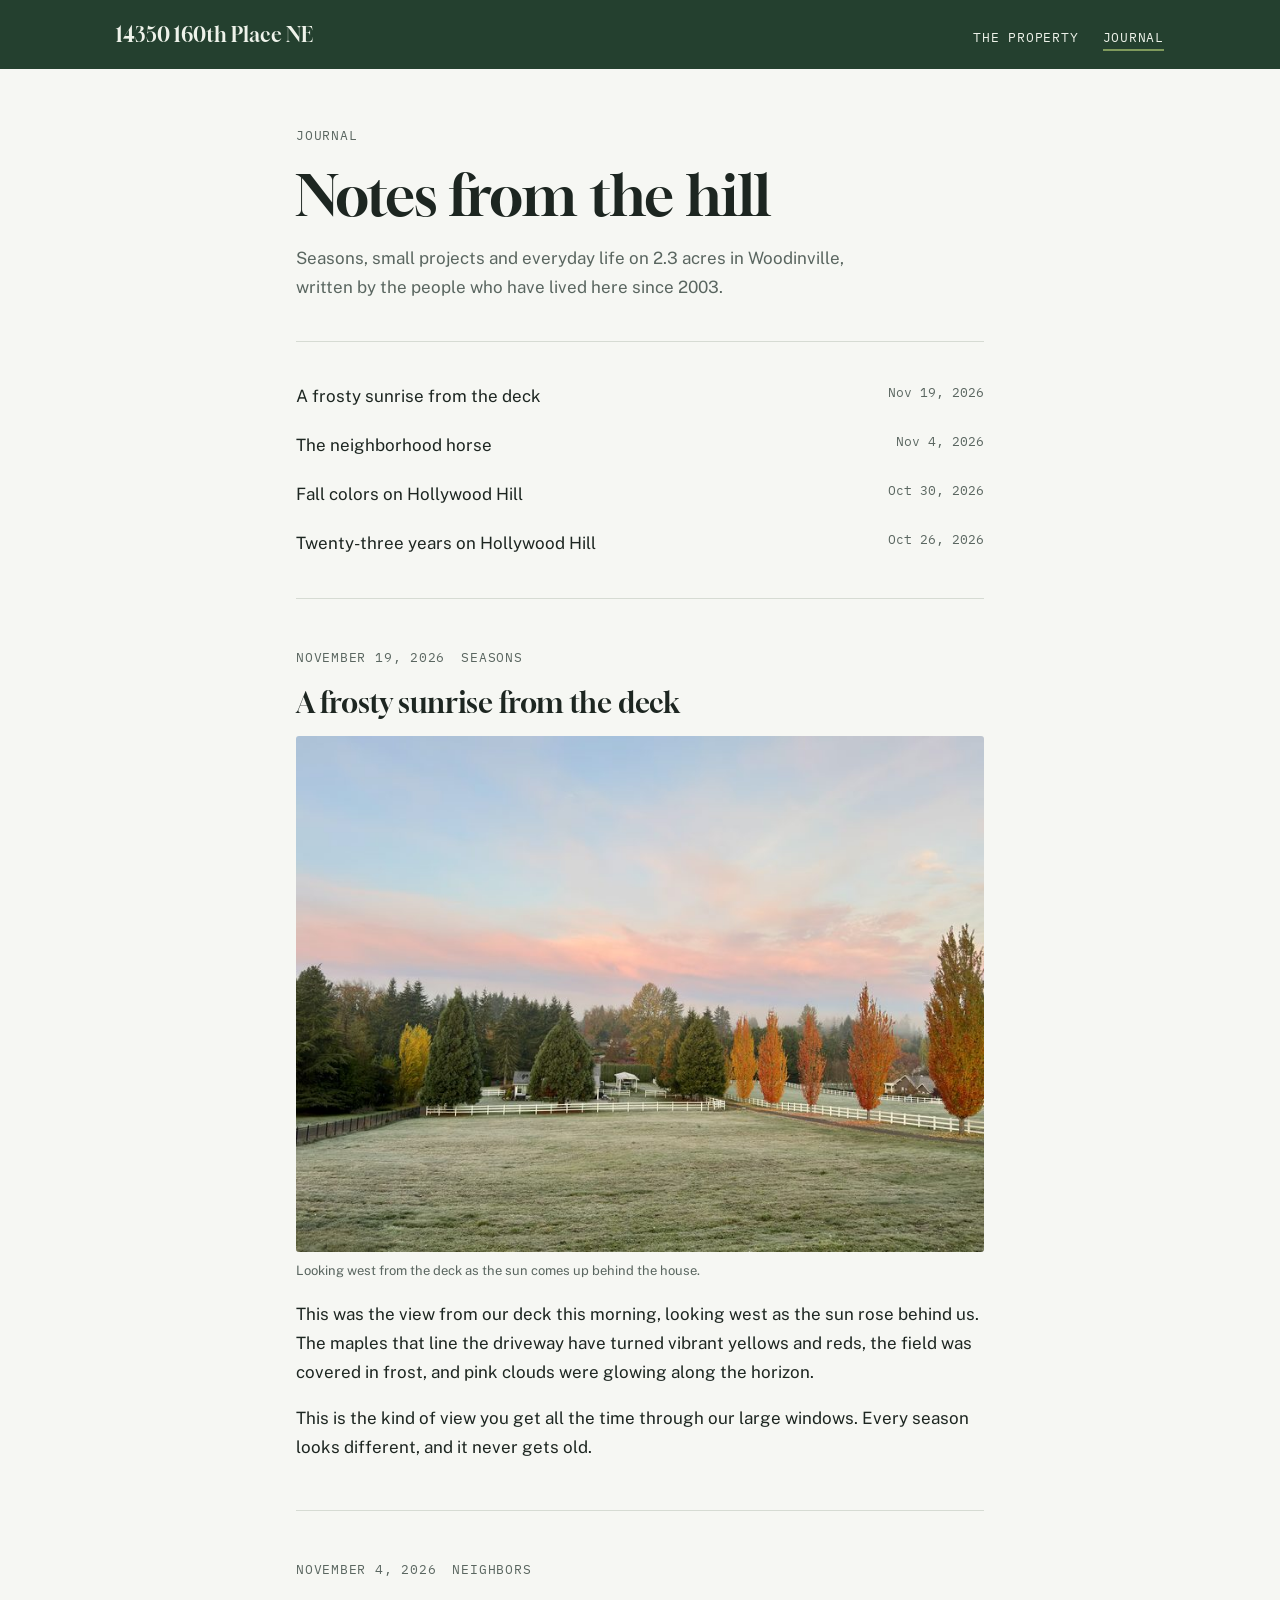
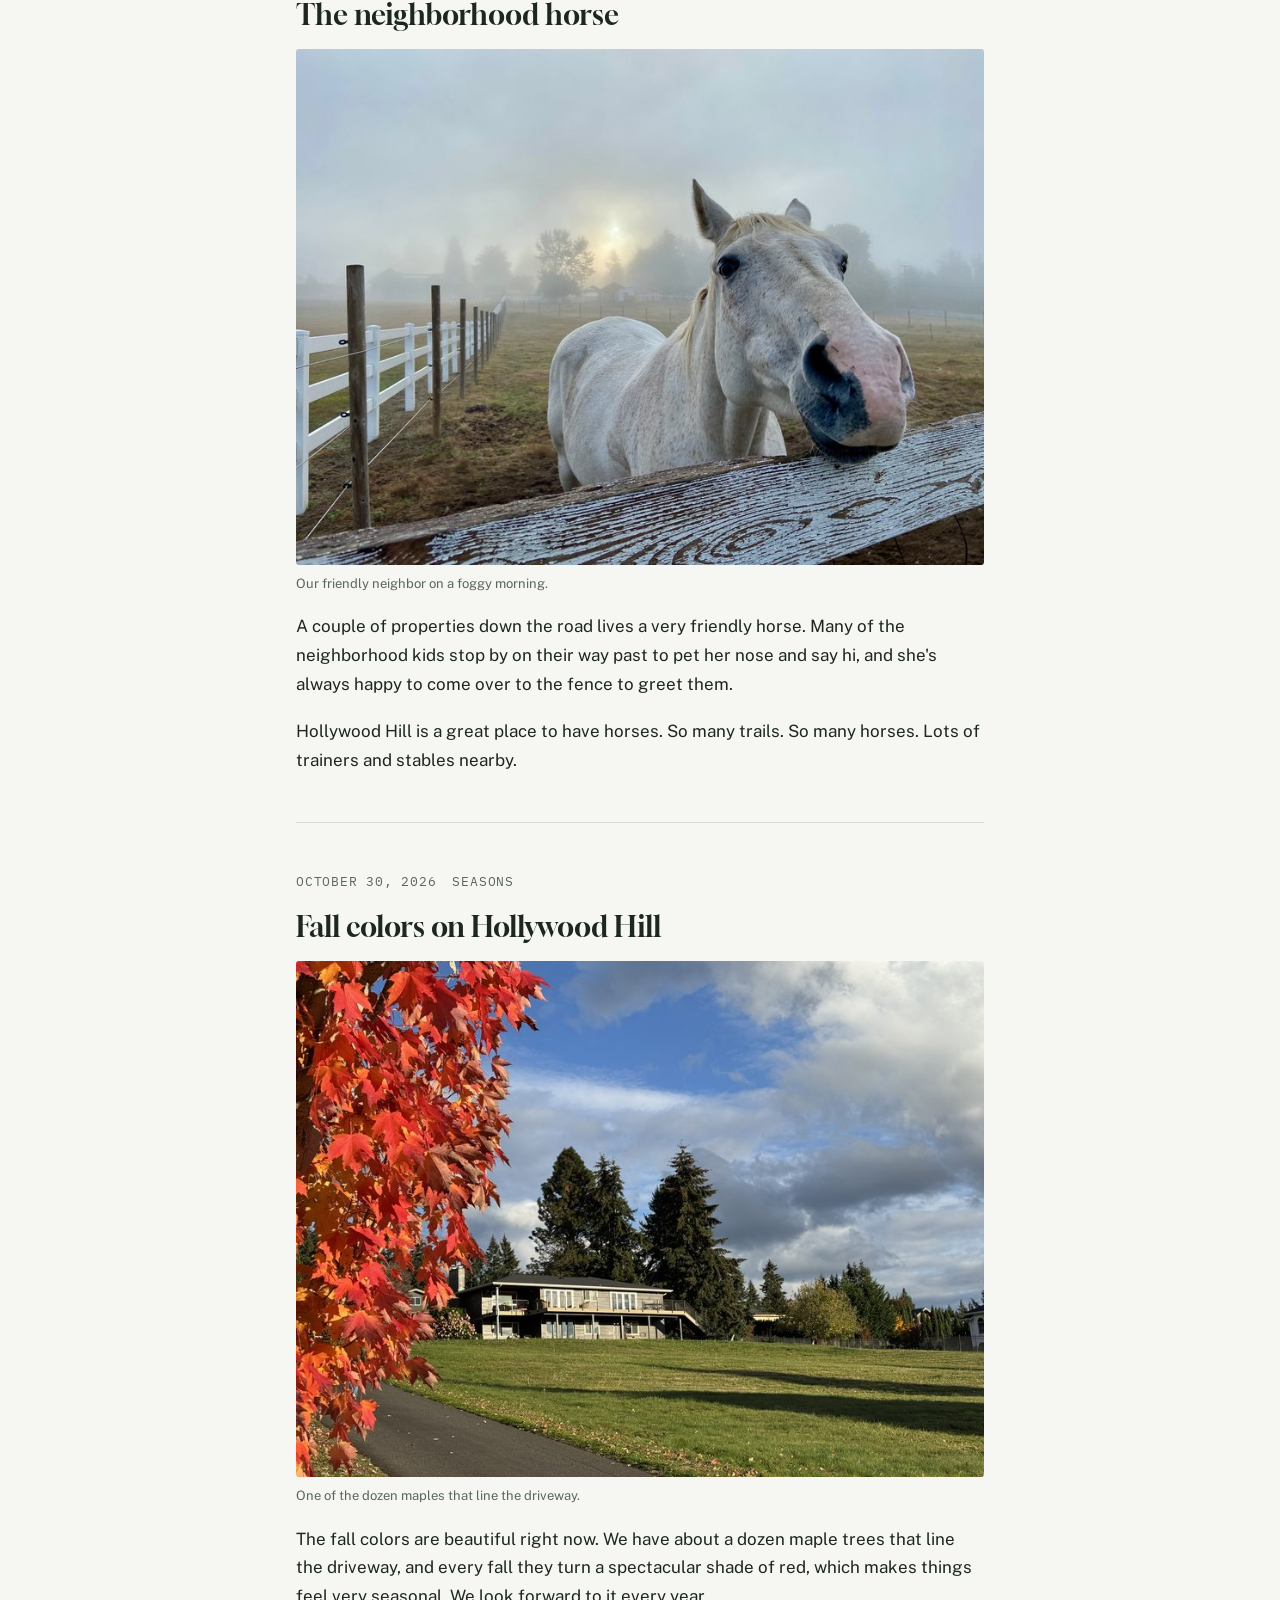
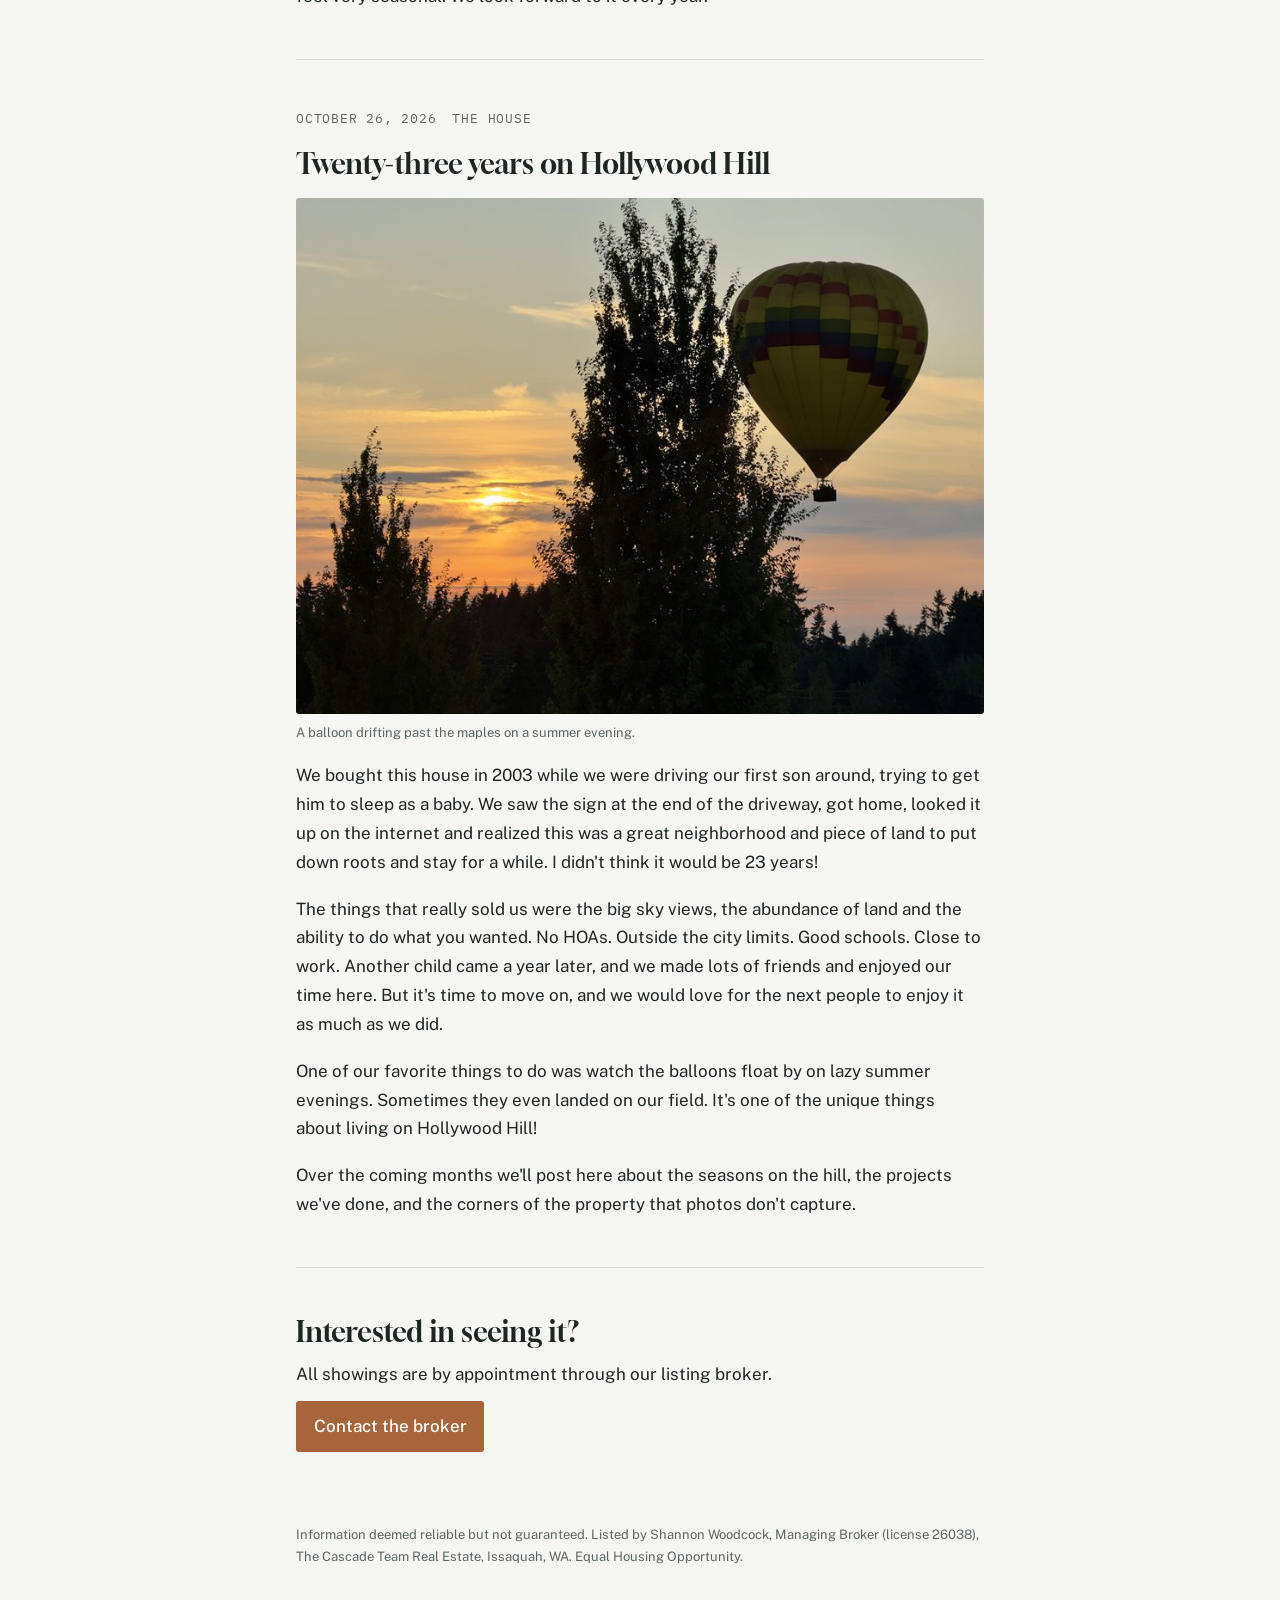
<file: journal.html>
<!doctype html>
<html lang="en">
<head>
<meta charset="utf-8">
<meta name="viewport" content="width=device-width, initial-scale=1, viewport-fit=cover">
<title>Journal · Hollywood Hill, Woodinville · 14350 160th Place NE</title>
<meta name="description" content="Notes from Hollywood Hill: seasons, projects and everyday life on 2.3 acres in Woodinville, from the family who has lived at 14350 160th Place NE since 2003.">
<link rel="canonical" href="https://hollywoodhillproperty.com/journal.html">
<link rel="icon" href="/favicon.ico" sizes="48x48">
<link rel="icon" href="/favicon.svg" type="image/svg+xml">
<link rel="apple-touch-icon" href="/apple-touch-icon.png">
<meta property="og:type" content="website">
<meta property="og:url" content="https://hollywoodhillproperty.com/journal.html">
<meta property="og:title" content="Journal · Hollywood Hill, Woodinville · 14350 160th Place NE">
<meta property="og:description" content="Notes from Hollywood Hill: seasons, projects and everyday life on 2.3 acres in Woodinville, from the family who has lived at 14350 160th Place NE since 2003.">
<meta property="og:image" content="https://hollywoodhillproperty.com/images/hero-dusk-1200.jpg">
<meta name="twitter:card" content="summary_large_image">
<script type="application/ld+json">{"@context": "https://schema.org", "@type": "Blog", "name": "Notes from the hill", "url": "https://hollywoodhillproperty.com/journal.html", "description": "Seasons, small projects and everyday life on 2.3 acres on Hollywood Hill in Woodinville, WA, from the family who has lived at 14350 160th Place NE since 2003.", "about": {"@type": "SingleFamilyResidence", "name": "14350 160th Place NE", "url": "https://hollywoodhillproperty.com/"}, "blogPost": [{"@type": "BlogPosting", "headline": "A frosty sunrise from the deck", "description": "A frosty November sunrise from the deck at 14350 160th Place NE on Hollywood Hill in Woodinville: maples lining the driveway in reds and yellows, frost on the field and pink clouds to the west.", "image": "https://hollywoodhillproperty.com/images/journal-frost-sunrise-1600.jpg", "datePublished": "2026-11-19", "url": "https://hollywoodhillproperty.com/journal/frosty-sunrise.html", "mainEntityOfPage": "https://hollywoodhillproperty.com/journal/frosty-sunrise.html"}, {"@type": "BlogPosting", "headline": "The neighborhood horse", "description": "Meet the friendly neighborhood horse on Hollywood Hill in Woodinville, WA, a horse community full of trails, trainers and stables near 14350 160th Place NE.", "image": "https://hollywoodhillproperty.com/images/journal-horse-1600.jpg", "datePublished": "2026-11-04", "url": "https://hollywoodhillproperty.com/journal/neighborhood-horse.html", "mainEntityOfPage": "https://hollywoodhillproperty.com/journal/neighborhood-horse.html"}, {"@type": "BlogPosting", "headline": "Fall colors on Hollywood Hill", "description": "Fall on Hollywood Hill: the dozen maple trees lining the driveway at 14350 160th Place NE in Woodinville, WA turn a spectacular red every autumn.", "image": "https://hollywoodhillproperty.com/images/journal-maples-1600.jpg", "datePublished": "2026-10-30", "url": "https://hollywoodhillproperty.com/journal/fall-colors.html", "mainEntityOfPage": "https://hollywoodhillproperty.com/journal/fall-colors.html"}, {"@type": "BlogPosting", "headline": "Twenty-three years on Hollywood Hill", "description": "Why we bought 14350 160th Place NE on Hollywood Hill in Woodinville in 2003: big sky views, 2.3 acres, no HOA, good schools, and hot air balloons on summer evenings.", "image": "https://hollywoodhillproperty.com/images/journal-balloon-1600.jpg", "datePublished": "2026-10-26", "url": "https://hollywoodhillproperty.com/journal/twenty-three-years.html", "mainEntityOfPage": "https://hollywoodhillproperty.com/journal/twenty-three-years.html"}]}</script>
<meta name="claude:viewport-fit-sides" content="cover">
<link rel="preconnect" href="https://fonts.googleapis.com">
<link rel="preconnect" href="https://fonts.gstatic.com" crossorigin>
<link rel="stylesheet" href="https://fonts.googleapis.com/css2?family=Gloock&family=Public+Sans:ital,wght@0,400;0,500;0,600;1,400&family=IBM+Plex+Mono:wght@400;500&display=swap">
<link rel="stylesheet" href="/journal.css">
</head>
<body>

<header class="top">
  <div class="wrap">
    <a class="brand" href="index.html">14350 160th Place NE</a>
    <nav aria-label="Site">
      <a href="index.html">The property</a>
      <a href="journal.html" aria-current="page">Journal</a>
    </nav>
  </div>
</header>

<main class="wrap">
  <div class="intro">
    <p class="mono">Journal</p>
    <h1>Notes from the hill</h1>
    <p>Seasons, small projects and everyday life on 2.3 acres in Woodinville, written by the people who have lived here since 2003.</p>
  </div>

  <nav class="index" aria-label="All entries">
    <a href="journal/frosty-sunrise.html"><span>A frosty sunrise from the deck</span><time datetime="2026-11-19">Nov 19, 2026</time></a>
    <a href="journal/neighborhood-horse.html"><span>The neighborhood horse</span><time datetime="2026-11-04">Nov 4, 2026</time></a>
    <a href="journal/fall-colors.html"><span>Fall colors on Hollywood Hill</span><time datetime="2026-10-30">Oct 30, 2026</time></a>
    <a href="journal/twenty-three-years.html"><span>Twenty-three years on Hollywood Hill</span><time datetime="2026-10-26">Oct 26, 2026</time></a>
  </nav>

  <!-- NEW POSTS: add the <article> here (newest first, h2 linked to its page) and a line to the index above;
       then create journal/<id>.html from an existing entry page, and fix the Older/Newer links on its neighbor. -->
  <article id="frosty-sunrise">
    <div class="meta"><time class="mono" datetime="2026-11-19">November 19, 2026</time><span class="mono">Seasons</span></div>
    <h2><a href="journal/frosty-sunrise.html">A frosty sunrise from the deck</a></h2>
    <figure>
      <img class="photo-img" src="images/journal-frost-sunrise-1600.jpg" srcset="images/journal-frost-sunrise-800.jpg 800w, images/journal-frost-sunrise-1600.jpg 1600w" sizes="(max-width:720px) 100vw, 688px" width="1600" height="1200" alt="Looking west across a frost-covered field at sunrise. Tall, narrow maples in bright orange and yellow line the driveway on the right beside a white rail fence, evergreens and a small white outbuilding sit in the middle distance, and pink clouds stretch across a pale blue sky above a low layer of fog.">
      <figcaption>Looking west from the deck as the sun comes up behind the house.</figcaption>
    </figure>
    <p>This was the view from our deck this morning, looking west as the sun rose behind us. The maples that line the driveway have turned vibrant yellows and reds, the field was covered in frost, and pink clouds were glowing along the horizon.</p>
    <p>This is the kind of view you get all the time through our large windows. Every season looks different, and it never gets old.</p>
  </article>

  <article id="neighborhood-horse">
    <div class="meta"><time class="mono" datetime="2026-11-04">November 4, 2026</time><span class="mono">Neighbors</span></div>
    <h2><a href="journal/neighborhood-horse.html">The neighborhood horse</a></h2>
    <figure>
      <img class="photo-img" src="images/journal-horse-1600.jpg" srcset="images/journal-horse-800.jpg 800w, images/journal-horse-1600.jpg 1600w" sizes="(max-width:720px) 100vw, 688px" width="1600" height="1200" alt="A white horse with light brown freckles leans over a weathered wooden fence rail toward the camera, her pink-and-gray nose close up. Behind her, a white fence runs along a pasture into thick morning fog, with barns, trees and a pale sun showing through the mist.">
      <figcaption>Our friendly neighbor on a foggy morning.</figcaption>
    </figure>
    <p>A couple of properties down the road lives a very friendly horse. Many of the neighborhood kids stop by on their way past to pet her nose and say hi, and she's always happy to come over to the fence to greet them.</p>
    <p>Hollywood Hill is a great place to have horses. So many trails. So many horses. Lots of trainers and stables nearby.</p>
  </article>

  <article id="fall-colors">
    <div class="meta"><time class="mono" datetime="2026-10-30">October 30, 2026</time><span class="mono">Seasons</span></div>
    <h2><a href="journal/fall-colors.html">Fall colors on Hollywood Hill</a></h2>
    <figure>
      <img class="photo-img" src="images/journal-maples-1600.jpg" srcset="images/journal-maples-800.jpg 800w, images/journal-maples-1600.jpg 1600w" sizes="(max-width:720px) 100vw, 688px" width="1600" height="1200" alt="Bright red and orange maple leaves frame the left side of the picture, with the paved driveway curving past a wide green lawn up to the two-story house, tall evergreens behind it and clouds overhead.">
      <figcaption>One of the dozen maples that line the driveway.</figcaption>
    </figure>
    <p>The fall colors are beautiful right now. We have about a dozen maple trees that line the driveway, and every fall they turn a spectacular shade of red, which makes things feel very seasonal. We look forward to it every year.</p>
  </article>

  <article id="twenty-three-years">
    <div class="meta"><time class="mono" datetime="2026-10-26">October 26, 2026</time><span class="mono">The house</span></div>
    <h2><a href="journal/twenty-three-years.html">Twenty-three years on Hollywood Hill</a></h2>
    <figure>
      <img class="photo-img" src="images/journal-balloon-1600.jpg" srcset="images/journal-balloon-800.jpg 800w, images/journal-balloon-1600.jpg 1600w" sizes="(max-width:720px) 100vw, 688px" width="1600" height="1200" alt="A yellow hot air balloon with rainbow stripes drifting past a tall maple at sunset, its basket full of passengers, with the sun glowing low behind the evergreens.">
      <figcaption>A balloon drifting past the maples on a summer evening.</figcaption>
    </figure>
    <p>We bought this house in 2003 while we were driving our first son around, trying to get him to sleep as a baby. We saw the sign at the end of the driveway, got home, looked it up on the internet and realized this was a great neighborhood and piece of land to put down roots and stay for a while. I didn't think it would be 23 years!</p>
    <p>The things that really sold us were the big sky views, the abundance of land and the ability to do what you wanted. No HOAs. Outside the city limits. Good schools. Close to work. Another child came a year later, and we made lots of friends and enjoyed our time here. But it's time to move on, and we would love for the next people to enjoy it as much as we did.</p>
    <p>One of our favorite things to do was watch the balloons float by on lazy summer evenings. Sometimes they even landed on our field. It's one of the unique things about living on Hollywood Hill!</p>
    <p>Over the coming months we'll post here about the seasons on the hill, the projects we've done, and the corners of the property that photos don't capture.</p>
  </article>

  <section class="cta">
    <h2>Interested in seeing it?</h2>
    <p>All showings are by appointment through our listing broker.</p>
    <a class="btn" href="index.html#contact">Contact the broker</a>
  </section>
</main>

<footer class="wrap">
  <p>Information deemed reliable but not guaranteed. Listed by Shannon Woodcock, Managing Broker (license 26038), The Cascade Team Real Estate, Issaquah, WA. Equal Housing Opportunity.</p>
</footer>
<!-- Cloudflare Web Analytics --><script defer src="https://static.cloudflareinsights.com/beacon.min.js" data-cf-beacon='{"token": "ab812c5cbfcd4a19af40181433c01190"}'></script><!-- End Cloudflare Web Analytics -->
</body>
</html>
</file>
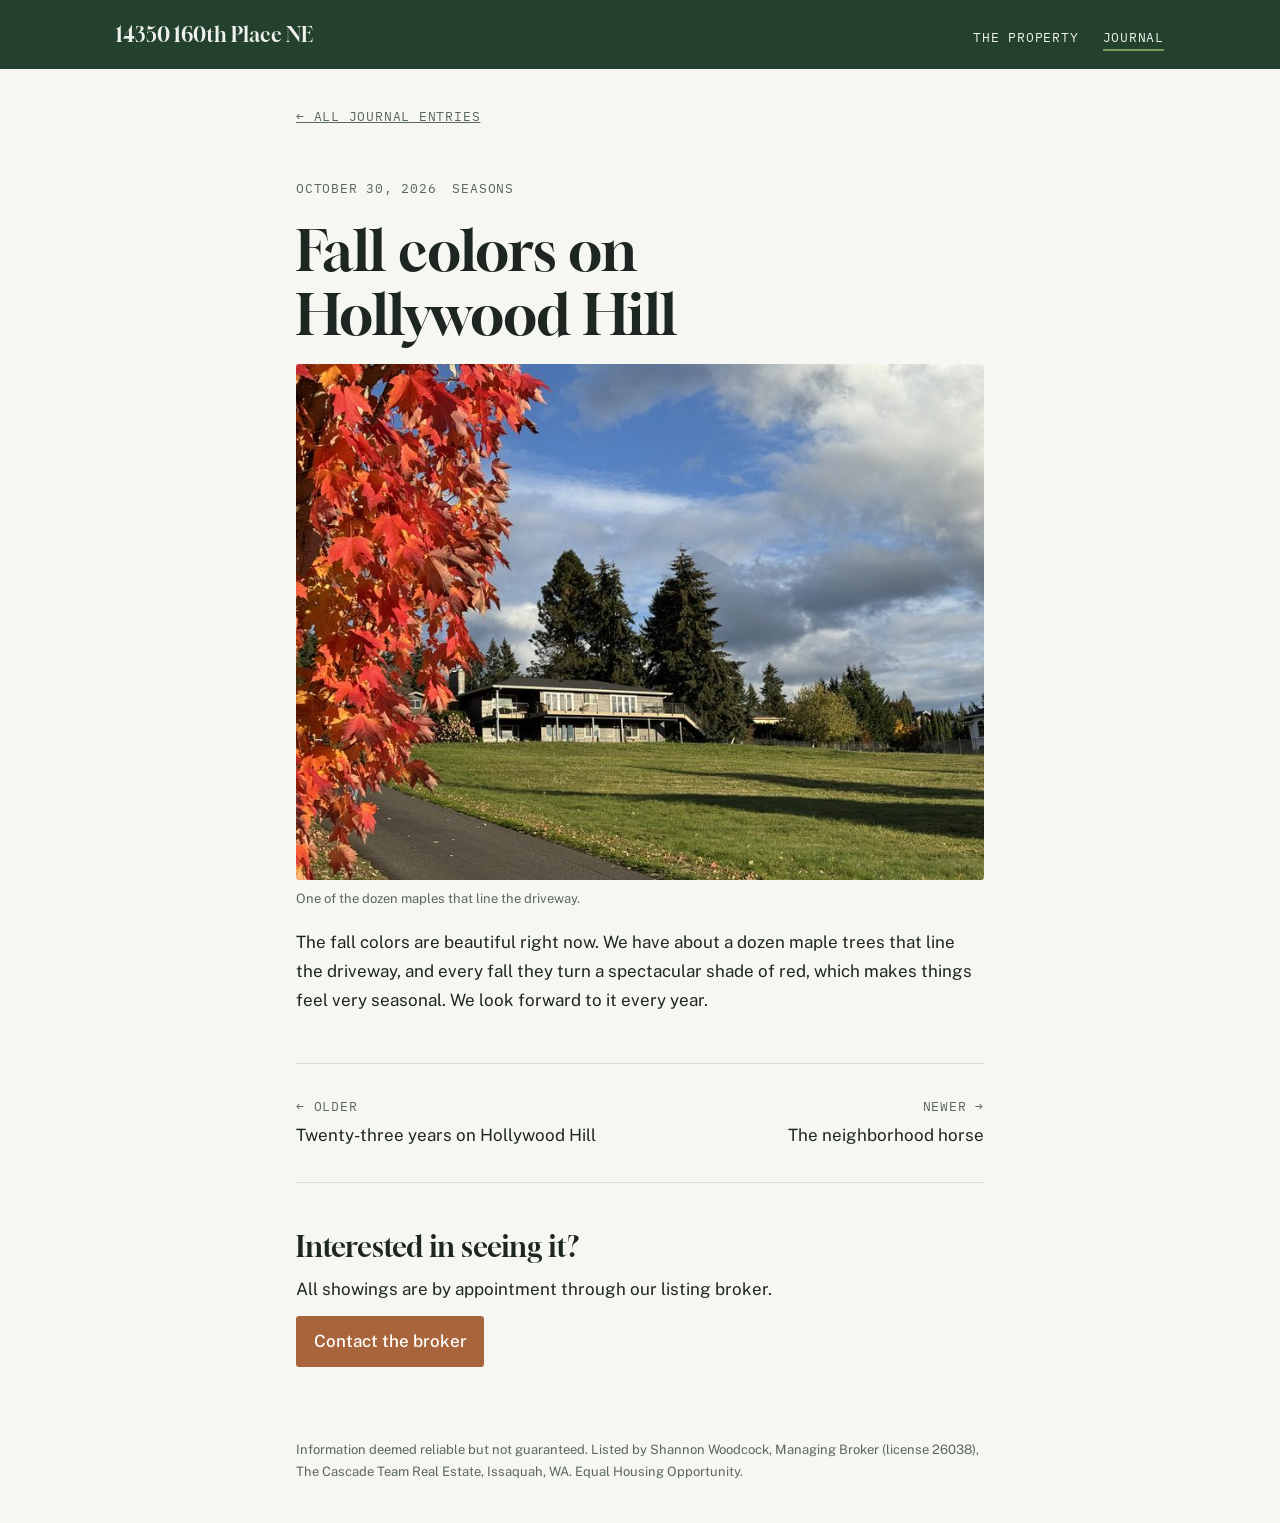
<file: journal/fall-colors.html>
<!doctype html>
<html lang="en">
<head>
<meta charset="utf-8">
<meta name="viewport" content="width=device-width, initial-scale=1, viewport-fit=cover">
<title>Fall colors on Hollywood Hill · Woodinville, WA</title>
<meta name="description" content="Fall on Hollywood Hill: the dozen maple trees lining the driveway at 14350 160th Place NE in Woodinville, WA turn a spectacular red every autumn.">
<link rel="canonical" href="https://hollywoodhillproperty.com/journal/fall-colors.html">
<meta property="og:type" content="article">
<meta property="og:url" content="https://hollywoodhillproperty.com/journal/fall-colors.html">
<meta property="og:title" content="Fall colors on Hollywood Hill">
<meta property="og:description" content="Fall on Hollywood Hill: the dozen maple trees lining the driveway at 14350 160th Place NE in Woodinville, WA turn a spectacular red every autumn.">
<meta property="og:image" content="https://hollywoodhillproperty.com/images/journal-maples-1600.jpg">
<meta property="og:image:width" content="1600">
<meta property="og:image:height" content="1200">
<meta property="og:image:alt" content="Bright red and orange maple leaves frame the left side of the picture, with the paved driveway curving past a wide green lawn up to the two-story house, tall evergreens behind it and clouds overhead.">
<meta property="article:published_time" content="2026-10-30">
<meta name="twitter:card" content="summary_large_image">
<script type="application/ld+json">{"@context": "https://schema.org", "@type": "BlogPosting", "headline": "Fall colors on Hollywood Hill", "description": "Fall on Hollywood Hill: the dozen maple trees lining the driveway at 14350 160th Place NE in Woodinville, WA turn a spectacular red every autumn.", "image": "https://hollywoodhillproperty.com/images/journal-maples-1600.jpg", "datePublished": "2026-10-30", "url": "https://hollywoodhillproperty.com/journal/fall-colors.html", "mainEntityOfPage": "https://hollywoodhillproperty.com/journal/fall-colors.html", "isPartOf": {"@type": "Blog", "name": "Notes from the hill", "url": "https://hollywoodhillproperty.com/journal.html"}, "about": {"@type": "SingleFamilyResidence", "name": "14350 160th Place NE", "url": "https://hollywoodhillproperty.com/"}}</script>
<link rel="icon" href="/favicon.ico" sizes="48x48">
<link rel="icon" href="/favicon.svg" type="image/svg+xml">
<link rel="apple-touch-icon" href="/apple-touch-icon.png">
<meta name="claude:viewport-fit-sides" content="cover">
<link rel="preconnect" href="https://fonts.googleapis.com">
<link rel="preconnect" href="https://fonts.gstatic.com" crossorigin>
<link rel="stylesheet" href="https://fonts.googleapis.com/css2?family=Gloock&family=Public+Sans:ital,wght@0,400;0,500;0,600;1,400&family=IBM+Plex+Mono:wght@400;500&display=swap">
<link rel="stylesheet" href="/journal.css">
</head>
<body>

<header class="top">
  <div class="wrap">
    <a class="brand" href="/">14350 160th Place NE</a>
    <nav aria-label="Site">
      <a href="/">The property</a>
      <a href="/journal.html" aria-current="page">Journal</a>
    </nav>
  </div>
</header>

<main class="wrap">
  <p class="back"><a class="mono" href="/journal.html">&larr; All journal entries</a></p>

  <article id="fall-colors">
    <div class="meta"><time class="mono" datetime="2026-10-30">October 30, 2026</time><span class="mono">Seasons</span></div>
    <h1>Fall colors on Hollywood Hill</h1>
    <figure>
      <img class="photo-img" src="/images/journal-maples-1600.jpg" srcset="/images/journal-maples-800.jpg 800w, /images/journal-maples-1600.jpg 1600w" sizes="(max-width:720px) 100vw, 688px" width="1600" height="1200" alt="Bright red and orange maple leaves frame the left side of the picture, with the paved driveway curving past a wide green lawn up to the two-story house, tall evergreens behind it and clouds overhead.">
      <figcaption>One of the dozen maples that line the driveway.</figcaption>
    </figure>
    <p>The fall colors are beautiful right now. We have about a dozen maple trees that line the driveway, and every fall they turn a spectacular shade of red, which makes things feel very seasonal. We look forward to it every year.</p>
  </article>

  <nav class="pager" aria-label="More entries">
    <a class="prev" href="/journal/twenty-three-years.html"><span class="mono">&larr; Older</span><span>Twenty-three years on Hollywood Hill</span></a>
    <a class="next" href="/journal/neighborhood-horse.html"><span class="mono">Newer &rarr;</span><span>The neighborhood horse</span></a>
  </nav>

  <section class="cta">
    <h2>Interested in seeing it?</h2>
    <p>All showings are by appointment through our listing broker.</p>
    <a class="btn" href="/#contact">Contact the broker</a>
  </section>
</main>

<footer class="wrap">
  <p>Information deemed reliable but not guaranteed. Listed by Shannon Woodcock, Managing Broker (license 26038), The Cascade Team Real Estate, Issaquah, WA. Equal Housing Opportunity.</p>
</footer>
<!-- Cloudflare Web Analytics --><script defer src="https://static.cloudflareinsights.com/beacon.min.js" data-cf-beacon='{"token": "ab812c5cbfcd4a19af40181433c01190"}'></script><!-- End Cloudflare Web Analytics -->
</body>
</html>
</file>
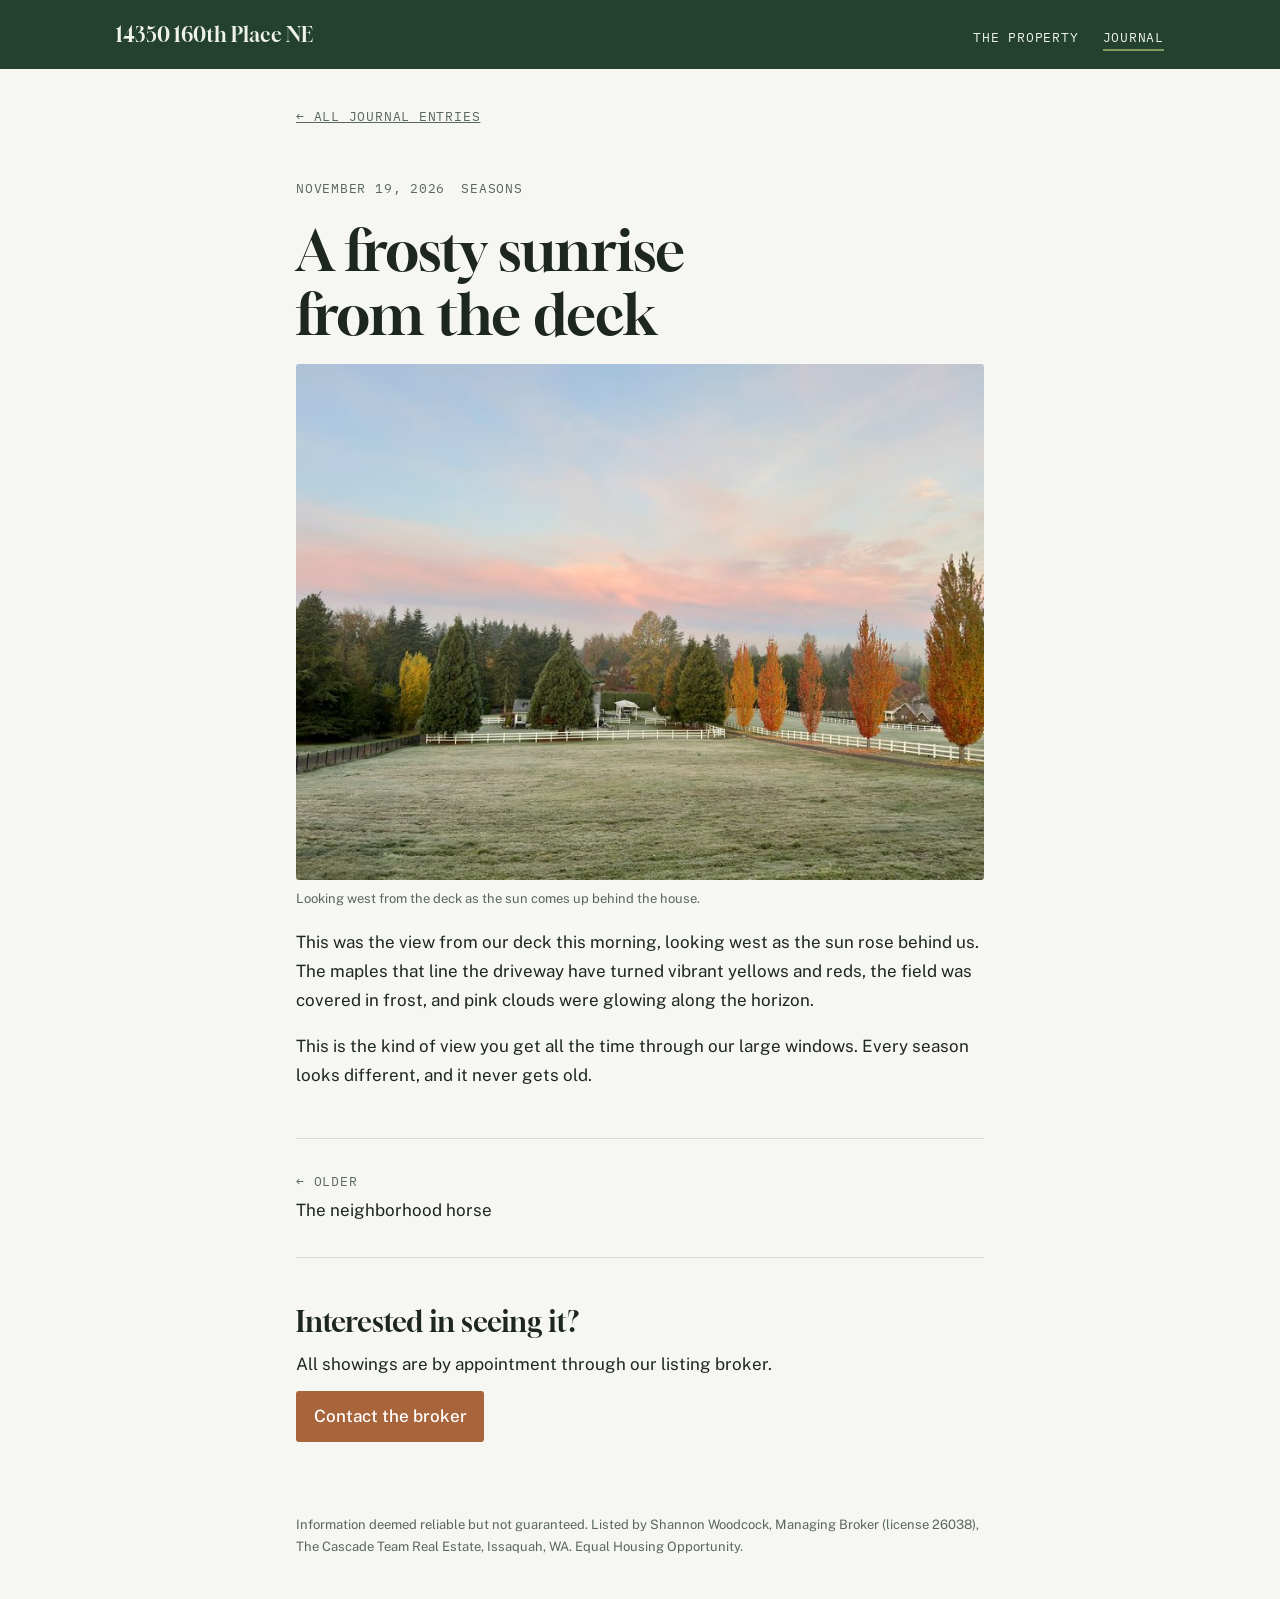
<file: journal/frosty-sunrise.html>
<!doctype html>
<html lang="en">
<head>
<meta charset="utf-8">
<meta name="viewport" content="width=device-width, initial-scale=1, viewport-fit=cover">
<title>A frosty sunrise from the deck · Hollywood Hill, Woodinville</title>
<meta name="description" content="A frosty November sunrise from the deck at 14350 160th Place NE on Hollywood Hill in Woodinville: maples lining the driveway in reds and yellows, frost on the field and pink clouds to the west.">
<link rel="canonical" href="https://hollywoodhillproperty.com/journal/frosty-sunrise.html">
<meta property="og:type" content="article">
<meta property="og:url" content="https://hollywoodhillproperty.com/journal/frosty-sunrise.html">
<meta property="og:title" content="A frosty sunrise from the deck">
<meta property="og:description" content="A frosty November sunrise from the deck at 14350 160th Place NE on Hollywood Hill in Woodinville: maples lining the driveway in reds and yellows, frost on the field and pink clouds to the west.">
<meta property="og:image" content="https://hollywoodhillproperty.com/images/journal-frost-sunrise-1600.jpg">
<meta property="og:image:width" content="1600">
<meta property="og:image:height" content="1200">
<meta property="og:image:alt" content="Looking west across a frost-covered field at sunrise. Tall, narrow maples in bright orange and yellow line the driveway on the right beside a white rail fence, evergreens and a small white outbuilding sit in the middle distance, and pink clouds stretch across a pale blue sky above a low layer of fog.">
<meta property="article:published_time" content="2026-11-19">
<meta name="twitter:card" content="summary_large_image">
<script type="application/ld+json">{"@context": "https://schema.org", "@type": "BlogPosting", "headline": "A frosty sunrise from the deck", "description": "A frosty November sunrise from the deck at 14350 160th Place NE on Hollywood Hill in Woodinville: maples lining the driveway in reds and yellows, frost on the field and pink clouds to the west.", "image": "https://hollywoodhillproperty.com/images/journal-frost-sunrise-1600.jpg", "datePublished": "2026-11-19", "url": "https://hollywoodhillproperty.com/journal/frosty-sunrise.html", "mainEntityOfPage": "https://hollywoodhillproperty.com/journal/frosty-sunrise.html", "isPartOf": {"@type": "Blog", "name": "Notes from the hill", "url": "https://hollywoodhillproperty.com/journal.html"}, "about": {"@type": "SingleFamilyResidence", "name": "14350 160th Place NE", "url": "https://hollywoodhillproperty.com/"}}</script>
<link rel="icon" href="/favicon.ico" sizes="48x48">
<link rel="icon" href="/favicon.svg" type="image/svg+xml">
<link rel="apple-touch-icon" href="/apple-touch-icon.png">
<meta name="claude:viewport-fit-sides" content="cover">
<link rel="preconnect" href="https://fonts.googleapis.com">
<link rel="preconnect" href="https://fonts.gstatic.com" crossorigin>
<link rel="stylesheet" href="https://fonts.googleapis.com/css2?family=Gloock&family=Public+Sans:ital,wght@0,400;0,500;0,600;1,400&family=IBM+Plex+Mono:wght@400;500&display=swap">
<link rel="stylesheet" href="/journal.css">
</head>
<body>

<header class="top">
  <div class="wrap">
    <a class="brand" href="/">14350 160th Place NE</a>
    <nav aria-label="Site">
      <a href="/">The property</a>
      <a href="/journal.html" aria-current="page">Journal</a>
    </nav>
  </div>
</header>

<main class="wrap">
  <p class="back"><a class="mono" href="/journal.html">&larr; All journal entries</a></p>

  <article id="frosty-sunrise">
    <div class="meta"><time class="mono" datetime="2026-11-19">November 19, 2026</time><span class="mono">Seasons</span></div>
    <h1>A frosty sunrise from the deck</h1>
    <figure>
      <img class="photo-img" src="/images/journal-frost-sunrise-1600.jpg" srcset="/images/journal-frost-sunrise-800.jpg 800w, /images/journal-frost-sunrise-1600.jpg 1600w" sizes="(max-width:720px) 100vw, 688px" width="1600" height="1200" alt="Looking west across a frost-covered field at sunrise. Tall, narrow maples in bright orange and yellow line the driveway on the right beside a white rail fence, evergreens and a small white outbuilding sit in the middle distance, and pink clouds stretch across a pale blue sky above a low layer of fog.">
      <figcaption>Looking west from the deck as the sun comes up behind the house.</figcaption>
    </figure>
    <p>This was the view from our deck this morning, looking west as the sun rose behind us. The maples that line the driveway have turned vibrant yellows and reds, the field was covered in frost, and pink clouds were glowing along the horizon.</p>
    <p>This is the kind of view you get all the time through our large windows. Every season looks different, and it never gets old.</p>
  </article>

  <nav class="pager" aria-label="More entries">
    <a class="prev" href="/journal/neighborhood-horse.html"><span class="mono">&larr; Older</span><span>The neighborhood horse</span></a>
  </nav>

  <section class="cta">
    <h2>Interested in seeing it?</h2>
    <p>All showings are by appointment through our listing broker.</p>
    <a class="btn" href="/#contact">Contact the broker</a>
  </section>
</main>

<footer class="wrap">
  <p>Information deemed reliable but not guaranteed. Listed by Shannon Woodcock, Managing Broker (license 26038), The Cascade Team Real Estate, Issaquah, WA. Equal Housing Opportunity.</p>
</footer>
<!-- Cloudflare Web Analytics --><script defer src="https://static.cloudflareinsights.com/beacon.min.js" data-cf-beacon='{"token": "ab812c5cbfcd4a19af40181433c01190"}'></script><!-- End Cloudflare Web Analytics -->
</body>
</html>
</file>
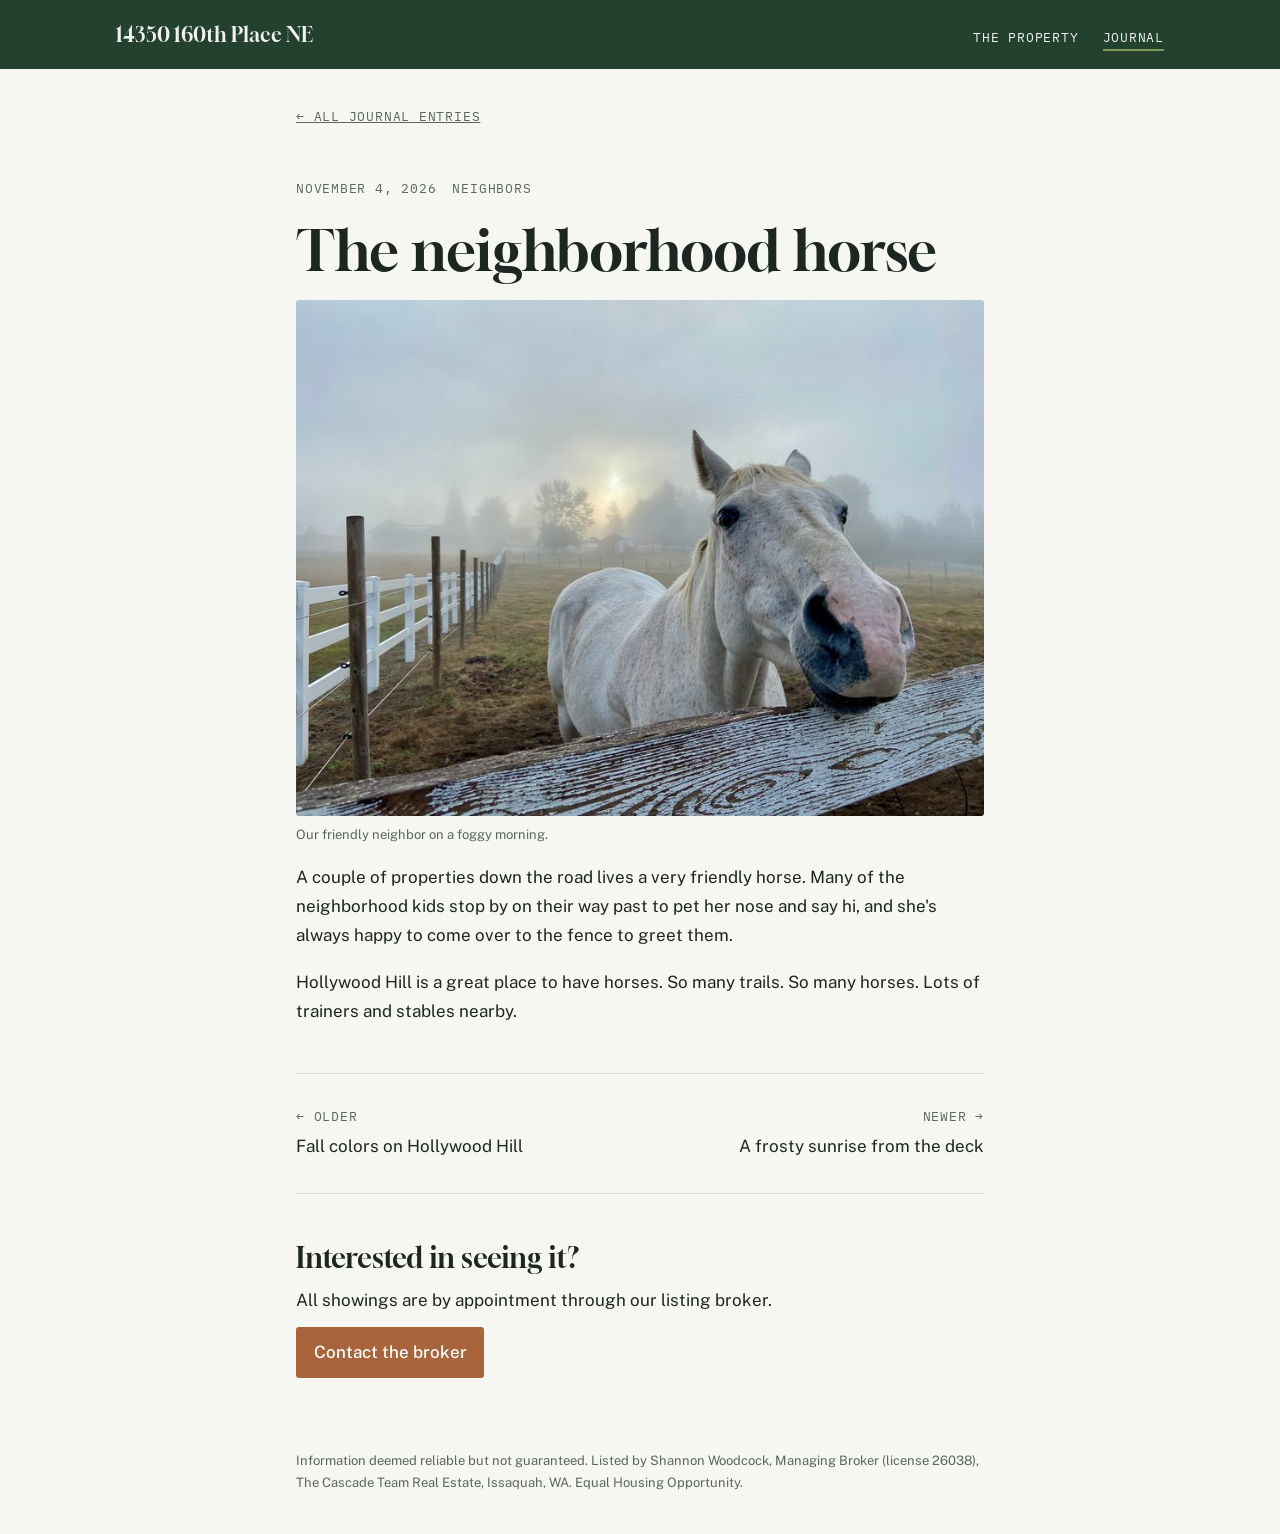
<file: journal/neighborhood-horse.html>
<!doctype html>
<html lang="en">
<head>
<meta charset="utf-8">
<meta name="viewport" content="width=device-width, initial-scale=1, viewport-fit=cover">
<title>The neighborhood horse · Hollywood Hill, Woodinville</title>
<meta name="description" content="Meet the friendly neighborhood horse on Hollywood Hill in Woodinville, WA, a horse community full of trails, trainers and stables near 14350 160th Place NE.">
<link rel="canonical" href="https://hollywoodhillproperty.com/journal/neighborhood-horse.html">
<meta property="og:type" content="article">
<meta property="og:url" content="https://hollywoodhillproperty.com/journal/neighborhood-horse.html">
<meta property="og:title" content="The neighborhood horse">
<meta property="og:description" content="Meet the friendly neighborhood horse on Hollywood Hill in Woodinville, WA, a horse community full of trails, trainers and stables near 14350 160th Place NE.">
<meta property="og:image" content="https://hollywoodhillproperty.com/images/journal-horse-1600.jpg">
<meta property="og:image:width" content="1600">
<meta property="og:image:height" content="1200">
<meta property="og:image:alt" content="A white horse with light brown freckles leans over a weathered wooden fence rail toward the camera, her pink-and-gray nose close up. Behind her, a white fence runs along a pasture into thick morning fog, with barns, trees and a pale sun showing through the mist.">
<meta property="article:published_time" content="2026-11-04">
<meta name="twitter:card" content="summary_large_image">
<script type="application/ld+json">{"@context": "https://schema.org", "@type": "BlogPosting", "headline": "The neighborhood horse", "description": "Meet the friendly neighborhood horse on Hollywood Hill in Woodinville, WA, a horse community full of trails, trainers and stables near 14350 160th Place NE.", "image": "https://hollywoodhillproperty.com/images/journal-horse-1600.jpg", "datePublished": "2026-11-04", "url": "https://hollywoodhillproperty.com/journal/neighborhood-horse.html", "mainEntityOfPage": "https://hollywoodhillproperty.com/journal/neighborhood-horse.html", "isPartOf": {"@type": "Blog", "name": "Notes from the hill", "url": "https://hollywoodhillproperty.com/journal.html"}, "about": {"@type": "SingleFamilyResidence", "name": "14350 160th Place NE", "url": "https://hollywoodhillproperty.com/"}}</script>
<link rel="icon" href="/favicon.ico" sizes="48x48">
<link rel="icon" href="/favicon.svg" type="image/svg+xml">
<link rel="apple-touch-icon" href="/apple-touch-icon.png">
<meta name="claude:viewport-fit-sides" content="cover">
<link rel="preconnect" href="https://fonts.googleapis.com">
<link rel="preconnect" href="https://fonts.gstatic.com" crossorigin>
<link rel="stylesheet" href="https://fonts.googleapis.com/css2?family=Gloock&family=Public+Sans:ital,wght@0,400;0,500;0,600;1,400&family=IBM+Plex+Mono:wght@400;500&display=swap">
<link rel="stylesheet" href="/journal.css">
</head>
<body>

<header class="top">
  <div class="wrap">
    <a class="brand" href="/">14350 160th Place NE</a>
    <nav aria-label="Site">
      <a href="/">The property</a>
      <a href="/journal.html" aria-current="page">Journal</a>
    </nav>
  </div>
</header>

<main class="wrap">
  <p class="back"><a class="mono" href="/journal.html">&larr; All journal entries</a></p>

  <article id="neighborhood-horse">
    <div class="meta"><time class="mono" datetime="2026-11-04">November 4, 2026</time><span class="mono">Neighbors</span></div>
    <h1>The neighborhood horse</h1>
    <figure>
      <img class="photo-img" src="/images/journal-horse-1600.jpg" srcset="/images/journal-horse-800.jpg 800w, /images/journal-horse-1600.jpg 1600w" sizes="(max-width:720px) 100vw, 688px" width="1600" height="1200" alt="A white horse with light brown freckles leans over a weathered wooden fence rail toward the camera, her pink-and-gray nose close up. Behind her, a white fence runs along a pasture into thick morning fog, with barns, trees and a pale sun showing through the mist.">
      <figcaption>Our friendly neighbor on a foggy morning.</figcaption>
    </figure>
    <p>A couple of properties down the road lives a very friendly horse. Many of the neighborhood kids stop by on their way past to pet her nose and say hi, and she's always happy to come over to the fence to greet them.</p>
    <p>Hollywood Hill is a great place to have horses. So many trails. So many horses. Lots of trainers and stables nearby.</p>
  </article>

  <nav class="pager" aria-label="More entries">
    <a class="prev" href="/journal/fall-colors.html"><span class="mono">&larr; Older</span><span>Fall colors on Hollywood Hill</span></a>
    <a class="next" href="/journal/frosty-sunrise.html"><span class="mono">Newer &rarr;</span><span>A frosty sunrise from the deck</span></a>
  </nav>

  <section class="cta">
    <h2>Interested in seeing it?</h2>
    <p>All showings are by appointment through our listing broker.</p>
    <a class="btn" href="/#contact">Contact the broker</a>
  </section>
</main>

<footer class="wrap">
  <p>Information deemed reliable but not guaranteed. Listed by Shannon Woodcock, Managing Broker (license 26038), The Cascade Team Real Estate, Issaquah, WA. Equal Housing Opportunity.</p>
</footer>
<!-- Cloudflare Web Analytics --><script defer src="https://static.cloudflareinsights.com/beacon.min.js" data-cf-beacon='{"token": "ab812c5cbfcd4a19af40181433c01190"}'></script><!-- End Cloudflare Web Analytics -->
</body>
</html>
</file>
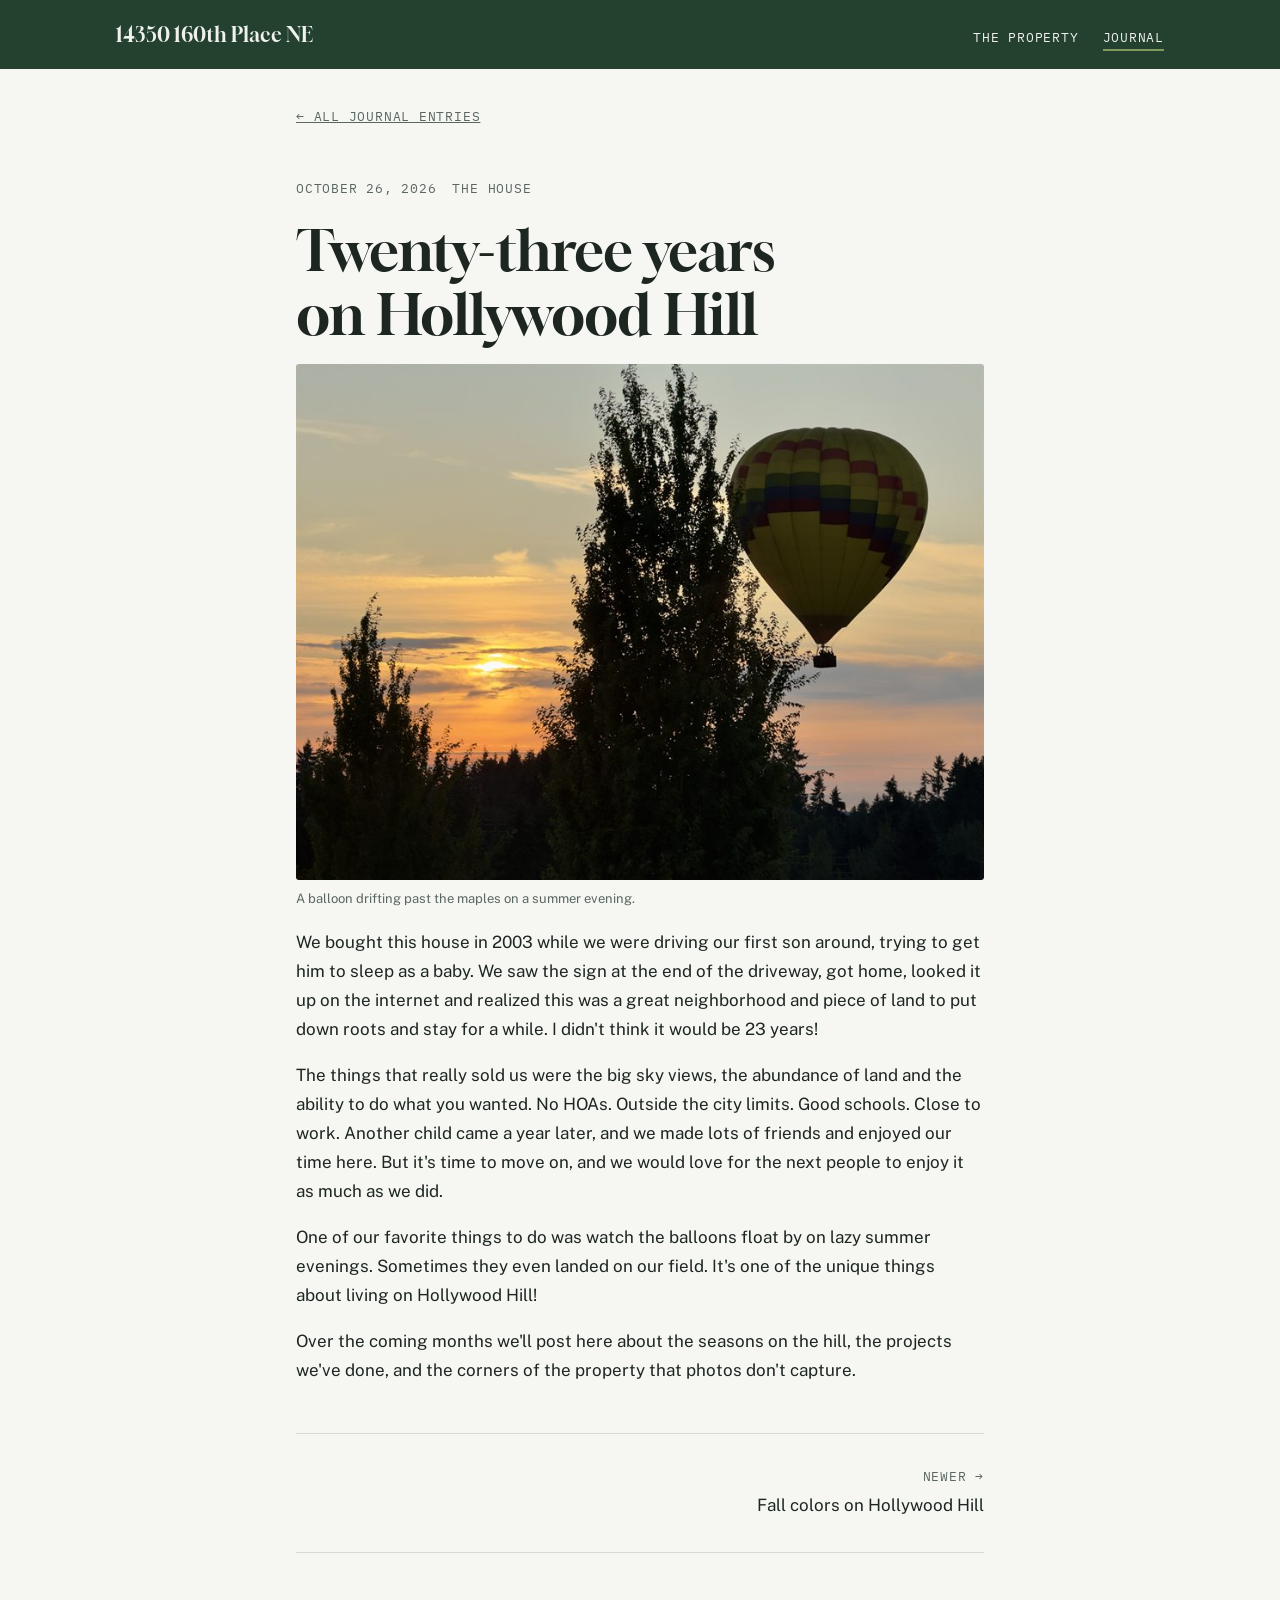
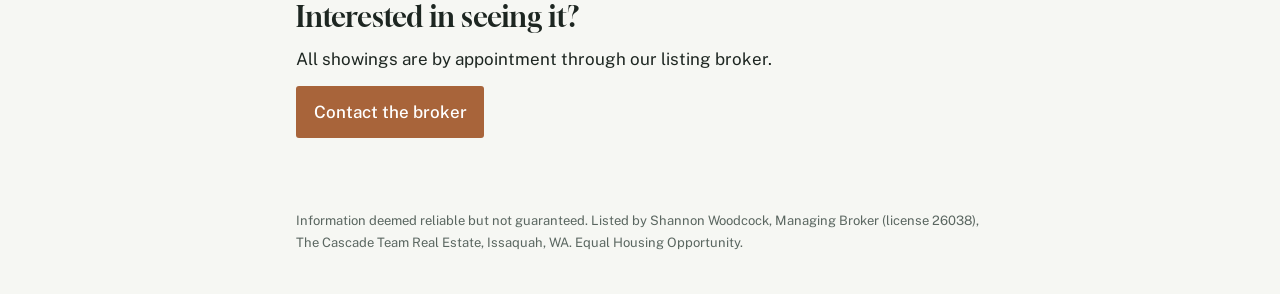
<file: journal/twenty-three-years.html>
<!doctype html>
<html lang="en">
<head>
<meta charset="utf-8">
<meta name="viewport" content="width=device-width, initial-scale=1, viewport-fit=cover">
<title>Twenty-three years on Hollywood Hill · Woodinville, WA</title>
<meta name="description" content="Why we bought 14350 160th Place NE on Hollywood Hill in Woodinville in 2003: big sky views, 2.3 acres, no HOA, good schools, and hot air balloons on summer evenings.">
<link rel="canonical" href="https://hollywoodhillproperty.com/journal/twenty-three-years.html">
<meta property="og:type" content="article">
<meta property="og:url" content="https://hollywoodhillproperty.com/journal/twenty-three-years.html">
<meta property="og:title" content="Twenty-three years on Hollywood Hill">
<meta property="og:description" content="Why we bought 14350 160th Place NE on Hollywood Hill in Woodinville in 2003: big sky views, 2.3 acres, no HOA, good schools, and hot air balloons on summer evenings.">
<meta property="og:image" content="https://hollywoodhillproperty.com/images/journal-balloon-1600.jpg">
<meta property="og:image:width" content="1600">
<meta property="og:image:height" content="1200">
<meta property="og:image:alt" content="A yellow hot air balloon with rainbow stripes drifting past a tall maple at sunset, its basket full of passengers, with the sun glowing low behind the evergreens.">
<meta property="article:published_time" content="2026-10-26">
<meta name="twitter:card" content="summary_large_image">
<script type="application/ld+json">{"@context": "https://schema.org", "@type": "BlogPosting", "headline": "Twenty-three years on Hollywood Hill", "description": "Why we bought 14350 160th Place NE on Hollywood Hill in Woodinville in 2003: big sky views, 2.3 acres, no HOA, good schools, and hot air balloons on summer evenings.", "image": "https://hollywoodhillproperty.com/images/journal-balloon-1600.jpg", "datePublished": "2026-10-26", "url": "https://hollywoodhillproperty.com/journal/twenty-three-years.html", "mainEntityOfPage": "https://hollywoodhillproperty.com/journal/twenty-three-years.html", "isPartOf": {"@type": "Blog", "name": "Notes from the hill", "url": "https://hollywoodhillproperty.com/journal.html"}, "about": {"@type": "SingleFamilyResidence", "name": "14350 160th Place NE", "url": "https://hollywoodhillproperty.com/"}}</script>
<link rel="icon" href="/favicon.ico" sizes="48x48">
<link rel="icon" href="/favicon.svg" type="image/svg+xml">
<link rel="apple-touch-icon" href="/apple-touch-icon.png">
<meta name="claude:viewport-fit-sides" content="cover">
<link rel="preconnect" href="https://fonts.googleapis.com">
<link rel="preconnect" href="https://fonts.gstatic.com" crossorigin>
<link rel="stylesheet" href="https://fonts.googleapis.com/css2?family=Gloock&family=Public+Sans:ital,wght@0,400;0,500;0,600;1,400&family=IBM+Plex+Mono:wght@400;500&display=swap">
<link rel="stylesheet" href="/journal.css">
</head>
<body>

<header class="top">
  <div class="wrap">
    <a class="brand" href="/">14350 160th Place NE</a>
    <nav aria-label="Site">
      <a href="/">The property</a>
      <a href="/journal.html" aria-current="page">Journal</a>
    </nav>
  </div>
</header>

<main class="wrap">
  <p class="back"><a class="mono" href="/journal.html">&larr; All journal entries</a></p>

  <article id="twenty-three-years">
    <div class="meta"><time class="mono" datetime="2026-10-26">October 26, 2026</time><span class="mono">The house</span></div>
    <h1>Twenty-three years on Hollywood Hill</h1>
    <figure>
      <img class="photo-img" src="/images/journal-balloon-1600.jpg" srcset="/images/journal-balloon-800.jpg 800w, /images/journal-balloon-1600.jpg 1600w" sizes="(max-width:720px) 100vw, 688px" width="1600" height="1200" alt="A yellow hot air balloon with rainbow stripes drifting past a tall maple at sunset, its basket full of passengers, with the sun glowing low behind the evergreens.">
      <figcaption>A balloon drifting past the maples on a summer evening.</figcaption>
    </figure>
    <p>We bought this house in 2003 while we were driving our first son around, trying to get him to sleep as a baby. We saw the sign at the end of the driveway, got home, looked it up on the internet and realized this was a great neighborhood and piece of land to put down roots and stay for a while. I didn't think it would be 23 years!</p>
    <p>The things that really sold us were the big sky views, the abundance of land and the ability to do what you wanted. No HOAs. Outside the city limits. Good schools. Close to work. Another child came a year later, and we made lots of friends and enjoyed our time here. But it's time to move on, and we would love for the next people to enjoy it as much as we did.</p>
    <p>One of our favorite things to do was watch the balloons float by on lazy summer evenings. Sometimes they even landed on our field. It's one of the unique things about living on Hollywood Hill!</p>
    <p>Over the coming months we'll post here about the seasons on the hill, the projects we've done, and the corners of the property that photos don't capture.</p>
  </article>

  <nav class="pager" aria-label="More entries">
    <a class="next" href="/journal/fall-colors.html"><span class="mono">Newer &rarr;</span><span>Fall colors on Hollywood Hill</span></a>
  </nav>

  <section class="cta">
    <h2>Interested in seeing it?</h2>
    <p>All showings are by appointment through our listing broker.</p>
    <a class="btn" href="/#contact">Contact the broker</a>
  </section>
</main>

<footer class="wrap">
  <p>Information deemed reliable but not guaranteed. Listed by Shannon Woodcock, Managing Broker (license 26038), The Cascade Team Real Estate, Issaquah, WA. Equal Housing Opportunity.</p>
</footer>
<!-- Cloudflare Web Analytics --><script defer src="https://static.cloudflareinsights.com/beacon.min.js" data-cf-beacon='{"token": "ab812c5cbfcd4a19af40181433c01190"}'></script><!-- End Cloudflare Web Analytics -->
</body>
</html>
</file>
<file: journal.css>
/* Layout: same identity as the property page; a narrow reading column of dated entries, newest first. */
:root{
  --bg:#f6f7f3; --surface:#ffffff; --ink:#1d2621; --muted:#5a6660; --line:#d6dbd3;
  --evergreen:#24402f; --pasture:#7f9a5c; --cedar:#a8643a; --on-dark:#eef2ea;
  --placeholder:#fff4d6; --placeholder-ink:#7a5a12;
  --f-display:"Gloock", "Georgia", "Times New Roman", serif;
  --f-body:"Public Sans", system-ui, -apple-system, "Segoe UI", sans-serif;
  --f-mono:"IBM Plex Mono", ui-monospace, "SFMono-Regular", Menlo, monospace;
  --s-1:.8125rem; --s0:1.0625rem; --s1:1.25rem; --s2:1.75rem; --s3:clamp(2.2rem, 6vw, 3.5rem);
  color-scheme:light;
}
@media (prefers-color-scheme: dark){
  :root:not([data-theme="light"]){
    --bg:#121815; --surface:#1a221e; --ink:#e4e9e2; --muted:#9aa69f; --line:#2c3832;
    --evergreen:#1b3024; --pasture:#9cb877; --cedar:#d08a5c;
    --placeholder:#3a3118; --placeholder-ink:#f0d48c; color-scheme:dark;
  }
}
:root[data-theme="dark"]{
  --bg:#121815; --surface:#1a221e; --ink:#e4e9e2; --muted:#9aa69f; --line:#2c3832;
  --evergreen:#1b3024; --pasture:#9cb877; --cedar:#d08a5c;
  --placeholder:#3a3118; --placeholder-ink:#f0d48c; color-scheme:dark;
}
:root{padding-top:env(safe-area-inset-top,0px);padding-bottom:env(safe-area-inset-bottom,0px)}
*{box-sizing:border-box}
body{margin:0;background:var(--bg);color:var(--ink);font-family:var(--f-body);font-size:var(--s0);line-height:1.7}
img{max-width:100%}
.wrap{max-width:720px;margin:0 auto;padding-left:max(16px, env(safe-area-inset-left, 0px));padding-right:max(16px, env(safe-area-inset-right, 0px))}
h1,h2{font-family:var(--f-display);font-weight:400;line-height:1.15;text-wrap:balance;margin:0}
p{margin:0}
a{color:var(--cedar)}
:focus-visible{outline:3px solid var(--cedar);outline-offset:3px}
.ph{background:var(--placeholder);color:var(--placeholder-ink);padding:0 .3em;border-radius:3px;font-family:var(--f-mono);font-size:.85em}
.mono{font-family:var(--f-mono);font-size:var(--s-1);letter-spacing:.06em;text-transform:uppercase;color:var(--muted)}

.top{background:var(--evergreen);color:var(--on-dark)}
.top .wrap{max-width:1080px;padding-block:1.1rem;display:flex;flex-wrap:wrap;justify-content:space-between;gap:.5rem 1.5rem;align-items:baseline}
.top a{color:var(--on-dark);text-decoration:none;font-family:var(--f-mono);font-size:var(--s-1);letter-spacing:.06em;text-transform:uppercase}
.top a[aria-current]{border-bottom:2px solid var(--pasture)}
.top nav{display:flex;gap:1.5rem}
.brand{font-family:var(--f-display)!important;font-size:var(--s1)!important;text-transform:none!important;letter-spacing:0!important}

.intro{padding-block:3.5rem 2.5rem;display:grid;gap:1rem;border-bottom:1px solid var(--line)}
.intro h1{font-size:var(--s3)}
.intro p{color:var(--muted);max-width:56ch}

.index{padding-block:2rem;display:grid;gap:.25rem;border-bottom:1px solid var(--line)}
.index a{display:flex;justify-content:space-between;gap:1rem;padding-block:.5rem;text-decoration:none;color:var(--ink)}
.index a:hover span:first-child{color:var(--cedar)}
.index time{font-family:var(--f-mono);font-size:var(--s-1);color:var(--muted);white-space:nowrap;font-variant-numeric:tabular-nums}

article{padding-block:3rem;display:grid;gap:1.1rem;border-bottom:1px solid var(--line)}
article h2{font-size:var(--s2)}
article .meta{display:flex;flex-wrap:wrap;gap:.4rem 1rem}
.draft{background:var(--placeholder);color:var(--placeholder-ink);font-family:var(--f-mono);font-size:var(--s-1);padding:.6rem .8rem;border-radius:3px}
.photo{aspect-ratio:3/2;max-width:100%;border:1px dashed var(--line);border-radius:3px;display:grid;place-items:center;text-align:center;padding:1rem;font-family:var(--f-mono);font-size:var(--s-1);color:var(--muted);background:var(--surface)}
figure{margin:0;display:grid;gap:.5rem}
.photo-img{display:block;width:100%;height:auto;border-radius:3px}
figcaption{font-size:var(--s-1);color:var(--muted)}

.cta{padding-block:3rem;display:grid;gap:.75rem}
.cta h2{font-size:var(--s2)}
.cta a.btn{justify-self:start;background:var(--cedar);color:#fff;text-decoration:none;border-radius:3px;padding:.7rem 1.1rem;font-weight:500}
footer{font-size:var(--s-1);color:var(--muted);padding-block:1.5rem 2.5rem}

/* Entry pages and permalinks */
article h1{font-size:var(--s3)}
article h2 a{color:inherit;text-decoration:none}
article h2 a:hover{color:var(--cedar)}
.permalink{font-size:var(--s-1)}
.pager{padding-block:2rem;display:grid;grid-template-columns:1fr 1fr;gap:1rem;border-bottom:1px solid var(--line)}
.pager a{display:grid;gap:.2rem;text-decoration:none;color:var(--ink)}
.pager a:hover span:last-child{color:var(--cedar)}
.pager .next{text-align:right;grid-column:2}
.back{padding-top:2rem}
</file>
